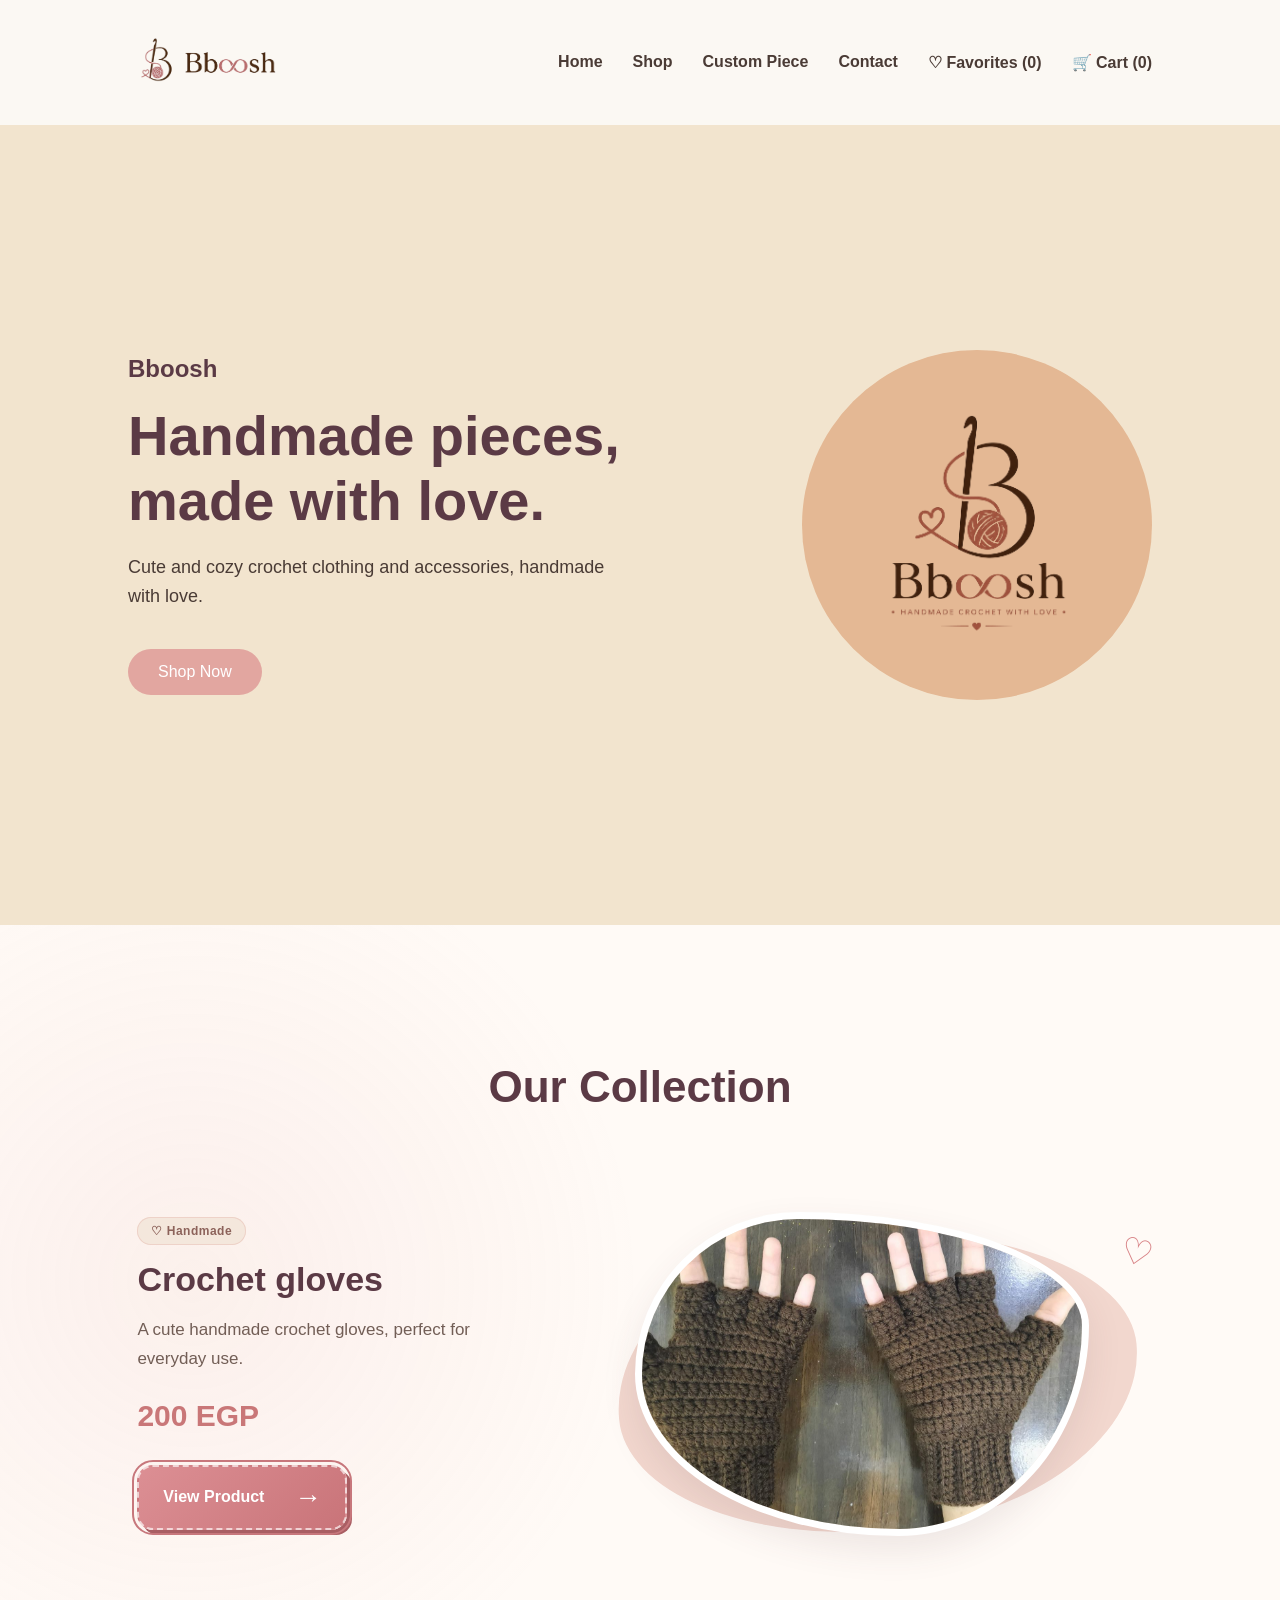
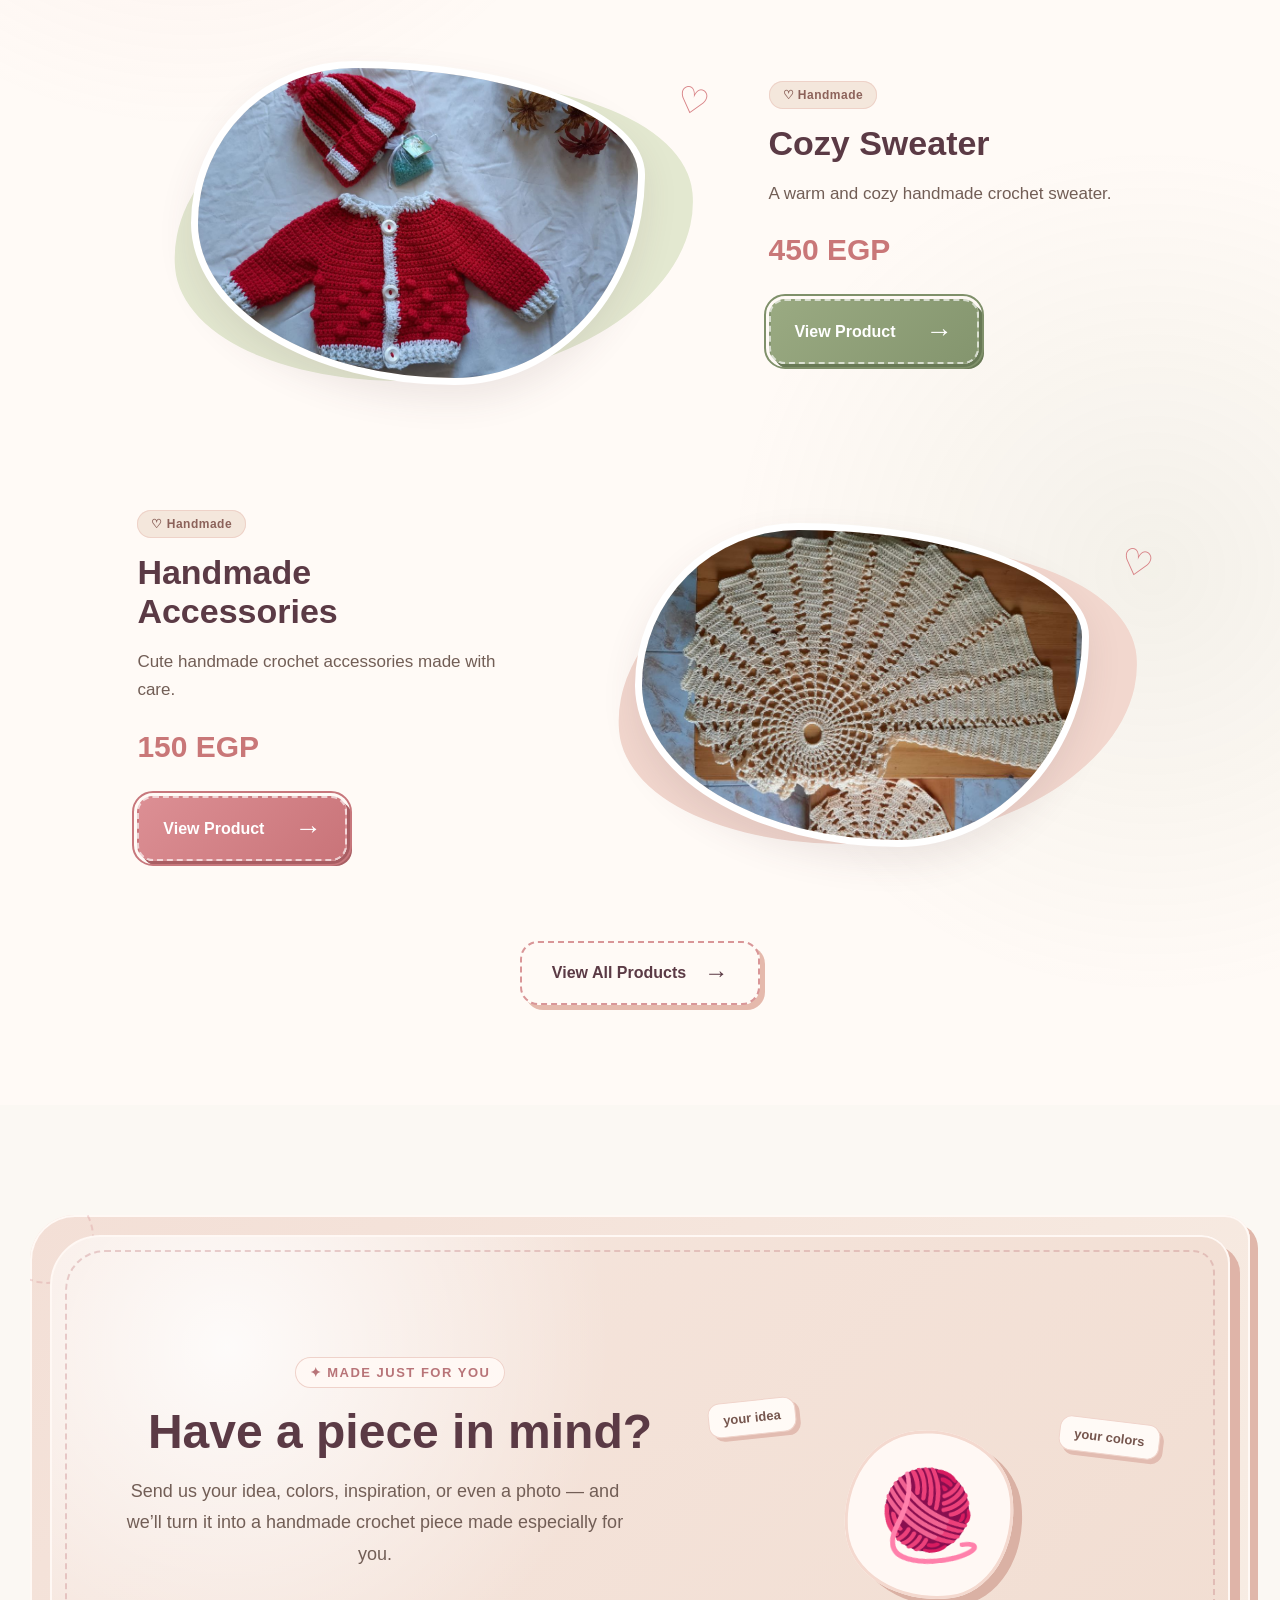
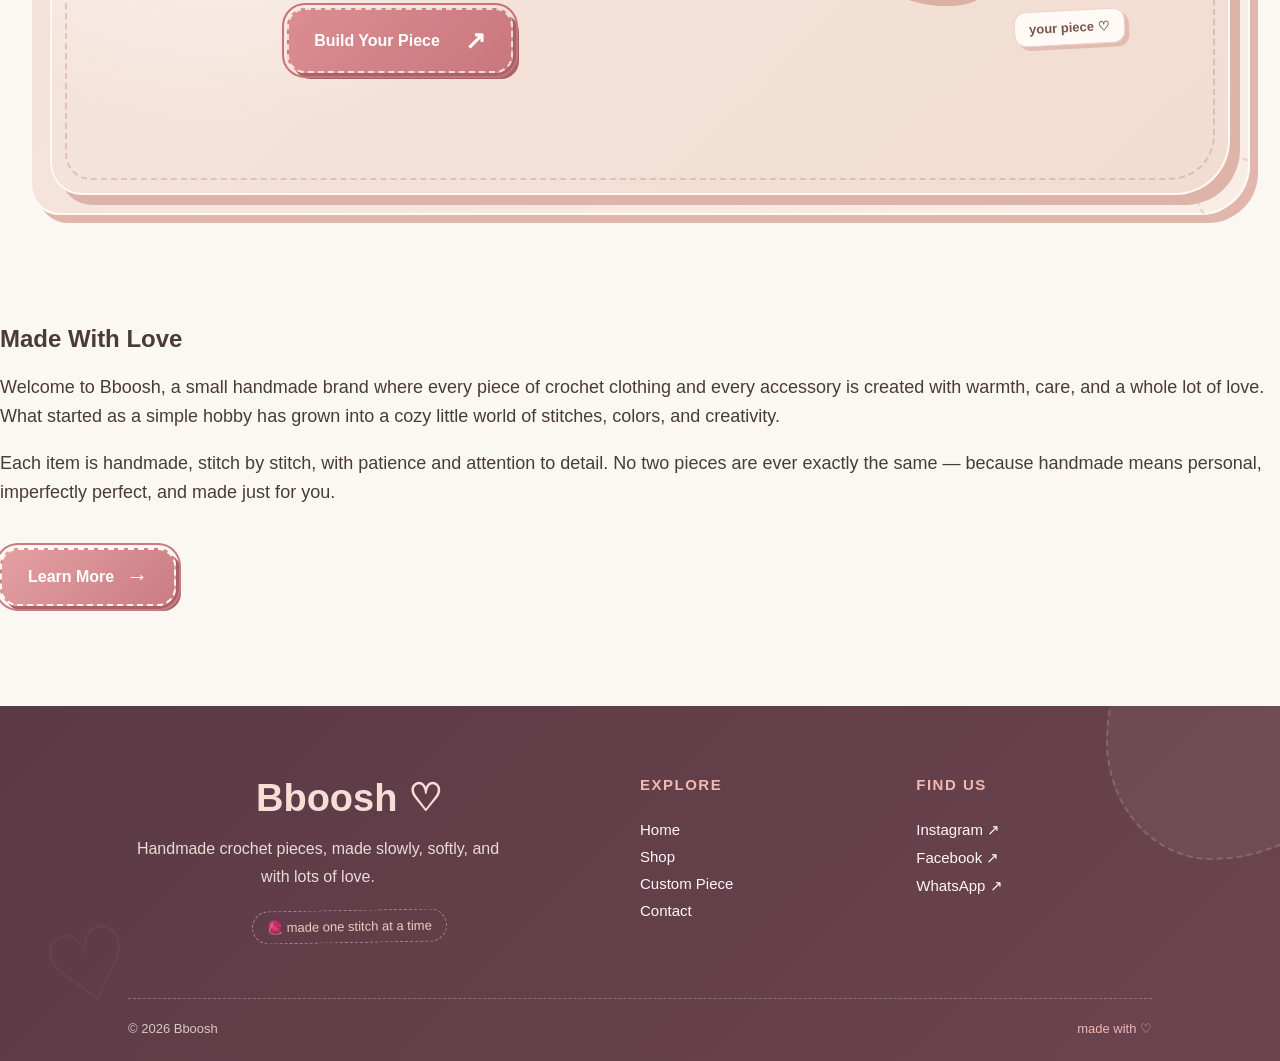
<file: index.html>
<!DOCTYPE html>
<html>

<head>
    <title>Bboosh</title>
    <link rel="stylesheet" href="style.css">
   <head>
    <meta charset="UTF-8">

    <meta
        name="viewport"
        content="width=device-width, initial-scale=1.0"
    >

    <title>Bboosh</title>

    <link rel="stylesheet" href="style.css">
</head>

<body>
  <nav class="navbar">
    <div class="nav-container">

        <a href="index.html" class="logo">
            <img src="images/bboosh-logo.png" alt="Bboosh Logo">
        </a>

        <button
            class="hamburger"
            onclick="toggleMenu()"
        >
            ☰
        </button>

        <ul class="nav-links" id="navLinks">

            <li>
                <a href="index.html">
                    Home
                </a>
            </li>

            <li>
                <a href="shop.html">
                    Shop
                </a>
            </li>

            <li>
                <a href="custom-order.html">
                    Custom Piece
                </a>
            </li>

            <li>
                <a href="contact.html">
                    Contact
                </a>
            </li>

            <li>
                <a href="wishlist.html">
                    ♡ Favorites
                    (<span id="favoriteCount">0</span>)
                </a>
            </li>

            <li>
                <a href="cart.html">
                    🛒 Cart
                    (<span id="cartCount">0</span>)
                </a>
            </li>

        </ul>

    </div>
</nav>
    <section class="hero">

        <div class="hero-text">

            <div class="brand">Bboosh</div>

            <h1>
                Handmade pieces,
                made with love.
            </h1>

            <p>
                Cute and cozy crochet clothing
                and accessories, handmade with love.
            </p>

            <a href="#" class="shop-btn">
                Shop Now
            </a>

        </div>

       <div class="hero-image">
    <img class="hero-logo" src="images/hero-logo.png" alt="Bboosh">
</div>

    </section>
    <section class="products-section">
  <h2 class="section-title">Our Collection</h2>

  <div class="products-container" id="productsContainer">
  </div>
  <div class="view-all-wrapper">
    <a href="shop.html" class="view-all-btn">
        View All Products
        <span>→</span>
    </a>
</div>
</section>
<section class="custom-order-section">

    <div class="custom-order-orbit orbit-one"></div>
    <div class="custom-order-orbit orbit-two"></div>

    <div class="custom-order-card">

        <div class="custom-order-copy">

            <span class="custom-kicker">
                ✦ Made Just For You
            </span>

            <h2>
                Have a piece in mind?
            </h2>

            <p>
                Send us your idea, colors, inspiration,
                or even a photo — and we’ll turn it into
                a handmade crochet piece made especially for you.
            </p>

            <a href="custom-order.html" class="custom-order-btn">
                <span>Build Your Piece</span>
                <span class="custom-arrow">↗</span>
            </a>

        </div>

        <div class="custom-order-art">

            <div class="yarn-ball">
                🧶
            </div>

            <div class="floating-note note-one">
                your idea
            </div>

            <div class="floating-note note-two">
                your colors
            </div>

            <div class="floating-note note-three">
                your piece ♡
            </div>

        </div>

    </div>

</section>
<section class="about-section">
  <h2 class="section-title">Made With Love</h2>

  <p class="about-intro">
    Welcome to Bboosh, a small handmade brand where every piece of crochet clothing and every accessory is created with warmth, care, and a whole lot of love. What started as a simple hobby has grown into a cozy little world of stitches, colors, and creativity.
  </p>

  <p class="about-craft">
    Each item is handmade, stitch by stitch, with patience and attention to detail. No two pieces are ever exactly the same — because handmade means personal, imperfectly perfect, and made just for you.
  </p>

  <button class="learn-more-btn">Learn More</button>
</section>
<footer class="bboosh-footer">

    <div class="footer-top">

        <div class="footer-brand">
            <h2>Bboosh ♡</h2>

            <p>
                Handmade crochet pieces,
                made slowly, softly,
                and with lots of love.
            </p>

            <span class="footer-note">
                🧶 made one stitch at a time
            </span>
        </div>


        <div class="footer-links">
            <h3>Explore</h3>

            <a href="index.html">Home</a>
            <a href="shop.html">Shop</a>
            <a href="custom-order.html">Custom Piece</a>
            <a href="contact.html">Contact</a>
        </div>


        <div class="footer-socials">
            <h3>Find us</h3>

            <a
                href="https://www.instagram.com/sujoodbbosha?igsi=bWh5a3o1Z3ljc2N4"
                target="_blank"
            >
                Instagram ↗
            </a>

            <a
                href="https://www.facebook.com/sigood.bbosha"
                target="_blank"
            >
                Facebook ↗
            </a>

            <a
                href="https://wa.me/201503542454"
                target="_blank"
            >
                WhatsApp ↗
            </a>
        </div>

    </div>


    <div class="footer-bottom">

        <span>
            © 2026 Bboosh
        </span>

        <span class="footer-heart">
            made with ♡
        </span>

    </div>

</footer>
<script>
function toggleMenu() {
    document.getElementById("navLinks").classList.toggle("show");
}
</script>
<script src="products.js"></script>
<script src="script.js"></script>
<script src="common.js"></script>

</body>
</html>
</file>
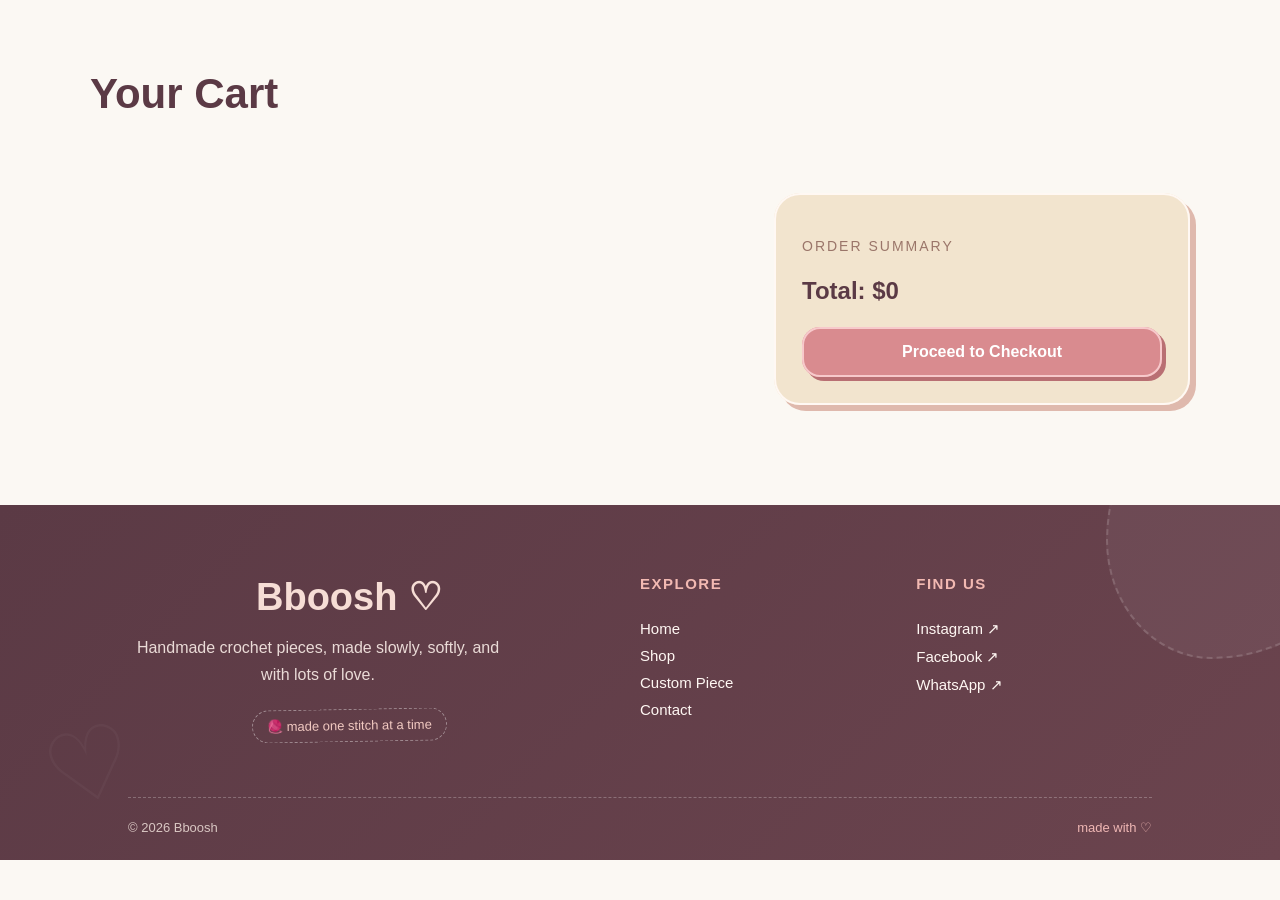
<file: cart.html>
<!DOCTYPE html>
<html>

<head>
    <meta charset="UTF-8">

    <meta
        name="viewport"
        content="width=device-width, initial-scale=1.0"
    >

    <title>Bboosh</title>

    <link rel="stylesheet" href="style.css">
</head>
<body>

    <section class="cart-page">

        <h1>Your Cart</h1>

        <div id="cartItems"></div>

       <div class="cart-summary">
    <p class="summary-label">Order Summary</p>

    <h2>
        Total: $<span id="cartTotal">0</span>
    </h2>

    <button class="checkout-btn" onclick="window.location.href='checkout.html'">
    Proceed to Checkout
</button>
</div>
    </section>

    <script src="cart.js"></script>
<footer class="bboosh-footer">

    <div class="footer-top">

        <div class="footer-brand">
            <h2>Bboosh ♡</h2>

            <p>
                Handmade crochet pieces,
                made slowly, softly,
                and with lots of love.
            </p>

            <span class="footer-note">
                🧶 made one stitch at a time
            </span>
        </div>


        <div class="footer-links">
            <h3>Explore</h3>

            <a href="index.html">Home</a>
            <a href="shop.html">Shop</a>
            <a href="custom-order.html">Custom Piece</a>
            <a href="contact.html">Contact</a>
        </div>


        <div class="footer-socials">
            <h3>Find us</h3>

            <a
                href="https://www.instagram.com/sujoodbbosha?igsi=bWh5a3o1Z3ljc2N4"
                target="_blank"
            >
                Instagram ↗
            </a>

            <a
                href="https://www.facebook.com/sigood.bbosha"
                target="_blank"
            >
                Facebook ↗
            </a>

            <a
                href="https://wa.me/201503542454"
                target="_blank"
            >
                WhatsApp ↗
            </a>
        </div>

    </div>


    <div class="footer-bottom">

        <span>
            © 2026 Bboosh
        </span>

        <span class="footer-heart">
            made with ♡
        </span>

    </div>

</footer>
<script src="common.js"></script>
</body>

</html>
</file>
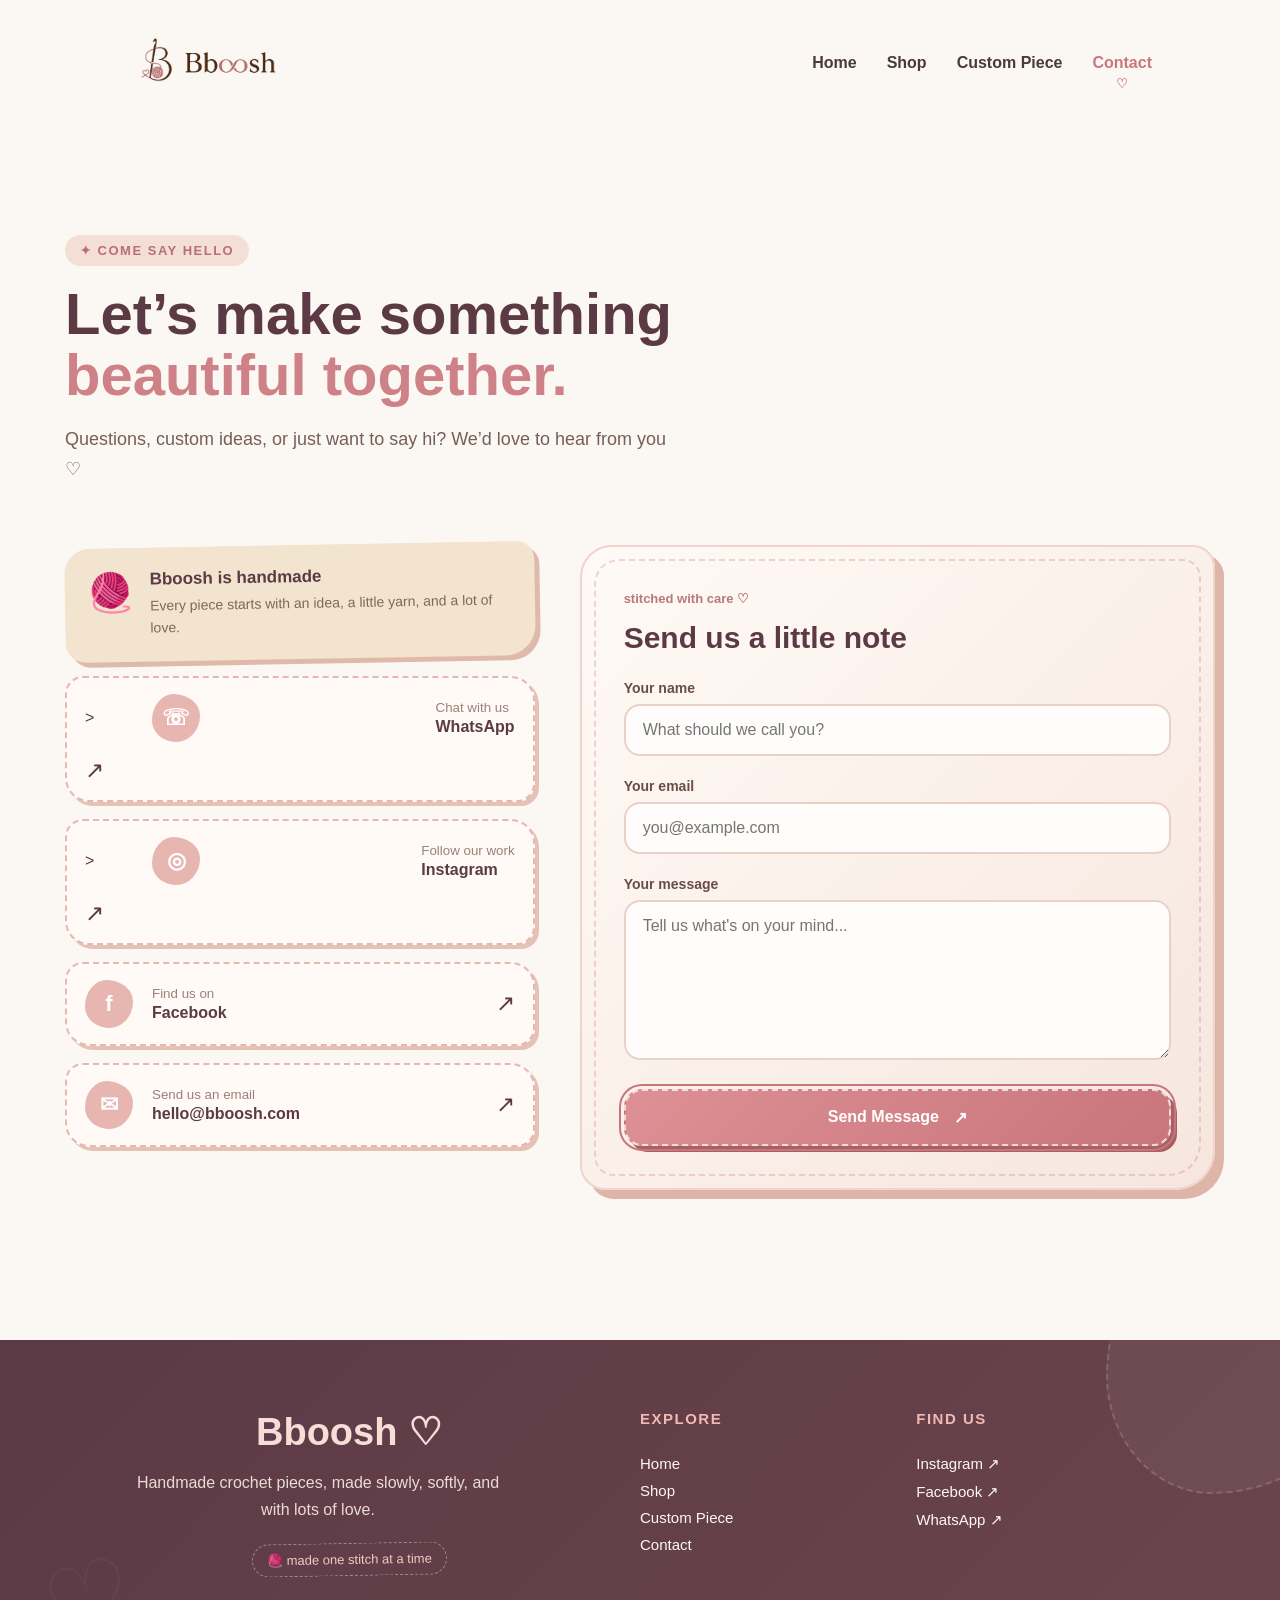
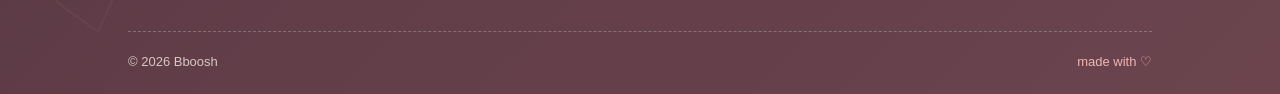
<file: contact.html>
<!DOCTYPE html>
<html>
<head>
    <meta charset="UTF-8">

    <meta
        name="viewport"
        content="width=device-width, initial-scale=1.0"
    >

    <title>Bboosh</title>

    <link rel="stylesheet" href="style.css">
</head>

<body>

<nav class="navbar">
    <div class="nav-container">

        <a href="index.html" class="logo">
            <img src="images/bboosh-logo.png" alt="Bboosh">
        </a>

        <ul class="nav-links">

            <li>
                <a href="index.html">Home</a>
            </li>

            <li>
                <a href="shop.html">Shop</a>
            </li>

            <li>
                <a href="custom-order.html">
                    Custom Piece
                </a>
            </li>

            <li>
                <a href="contact.html" class="active-link">
                    Contact
                </a>
            </li>

        </ul>

        <button class="hamburger">☰</button>

    </div>
</nav>


<section class="contact-page">

    <div class="contact-heading">

        <span class="contact-kicker">
            ✦ Come say hello
        </span>

        <h1>
            Let’s make something
            <span>beautiful together.</span>
        </h1>

        <p>
            Questions, custom ideas, or just want to say hi?
            We’d love to hear from you ♡
        </p>

    </div>


    <div class="contact-grid">

        <!-- LEFT SIDE -->

        <div class="contact-socials">

            <div class="contact-note">
                <span>🧶</span>

                <div>
                    <strong>Bboosh is handmade</strong>

                    <p>
                        Every piece starts with an idea,
                        a little yarn, and a lot of love.
                    </p>
                </div>
            </div>


            <a
    href="https://wa.me/201503542454"
    target="_blank"
    class="social-card"
>
            >
                <span class="social-icon">☏</span>

                <div>
                    <small>Chat with us</small>
                    <strong>WhatsApp</strong>
                </div>

                <span class="social-arrow">↗</span>
            </a>


            <a
    href="https://www.instagram.com/sujoodbbosha?igsi=bWh5a3o1Z3ljc2N4"
    target="_blank"
    class="social-card"
>
            >
                <span class="social-icon">◎</span>

                <div>
                    <small>Follow our work</small>
                    <strong>Instagram</strong>
                </div>

                <span class="social-arrow">↗</span>
            </a>


            <a
    href="https://www.facebook.com/sigood.bbosha"
    target="_blank"
    class="social-card"
>
                <span class="social-icon">f</span>

                <div>
                    <small>Find us on</small>
                    <strong>Facebook</strong>
                </div>

                <span class="social-arrow">↗</span>
            </a>


            <a
                href="mailto:hello@bboosh.com"
                class="social-card"
            >
                <span class="social-icon">✉</span>

                <div>
                    <small>Send us an email</small>
                    <strong>hello@bboosh.com</strong>
                </div>

                <span class="social-arrow">↗</span>
            </a>

        </div>


        <!-- RIGHT SIDE -->

        <div class="contact-form-card">

            <span class="form-stitch">
                stitched with care ♡
            </span>

            <h2>Send us a little note</h2>

            <div class="contact-field">
                <label>Your name</label>

                <input
                    type="text"
                    id="contactName"
                    placeholder="What should we call you?"
                >
            </div>


            <div class="contact-field">
                <label>Your email</label>

                <input
                    type="email"
                    id="contactEmail"
                    placeholder="you@example.com"
                >
            </div>


            <div class="contact-field">
                <label>Your message</label>

                <textarea
                    id="contactMessage"
                    placeholder="Tell us what's on your mind..."
                ></textarea>
            </div>


            <button
                type="button"
                class="contact-send-btn"
                id="contactSendBtn"
            >
                Send Message
                <span>↗</span>
            </button>

        </div>

    </div>

</section>


<script src="contact.js"></script>
<footer class="bboosh-footer">

    <div class="footer-top">

        <div class="footer-brand">
            <h2>Bboosh ♡</h2>

            <p>
                Handmade crochet pieces,
                made slowly, softly,
                and with lots of love.
            </p>

            <span class="footer-note">
                🧶 made one stitch at a time
            </span>
        </div>


        <div class="footer-links">
            <h3>Explore</h3>

            <a href="index.html">Home</a>
            <a href="shop.html">Shop</a>
            <a href="custom-order.html">Custom Piece</a>
            <a href="contact.html">Contact</a>
        </div>


        <div class="footer-socials">
            <h3>Find us</h3>

            <a
                href="https://www.instagram.com/sujoodbbosha?igsi=bWh5a3o1Z3ljc2N4"
                target="_blank"
            >
                Instagram ↗
            </a>

            <a
                href="https://www.facebook.com/sigood.bbosha"
                target="_blank"
            >
                Facebook ↗
            </a>

            <a
                href="https://wa.me/201503542454"
                target="_blank"
            >
                WhatsApp ↗
            </a>
        </div>

    </div>


    <div class="footer-bottom">

        <span>
            © 2026 Bboosh
        </span>

        <span class="footer-heart">
            made with ♡
        </span>

    </div>

</footer>
<script src="common.js"></script>
</body>

</html>
</file>
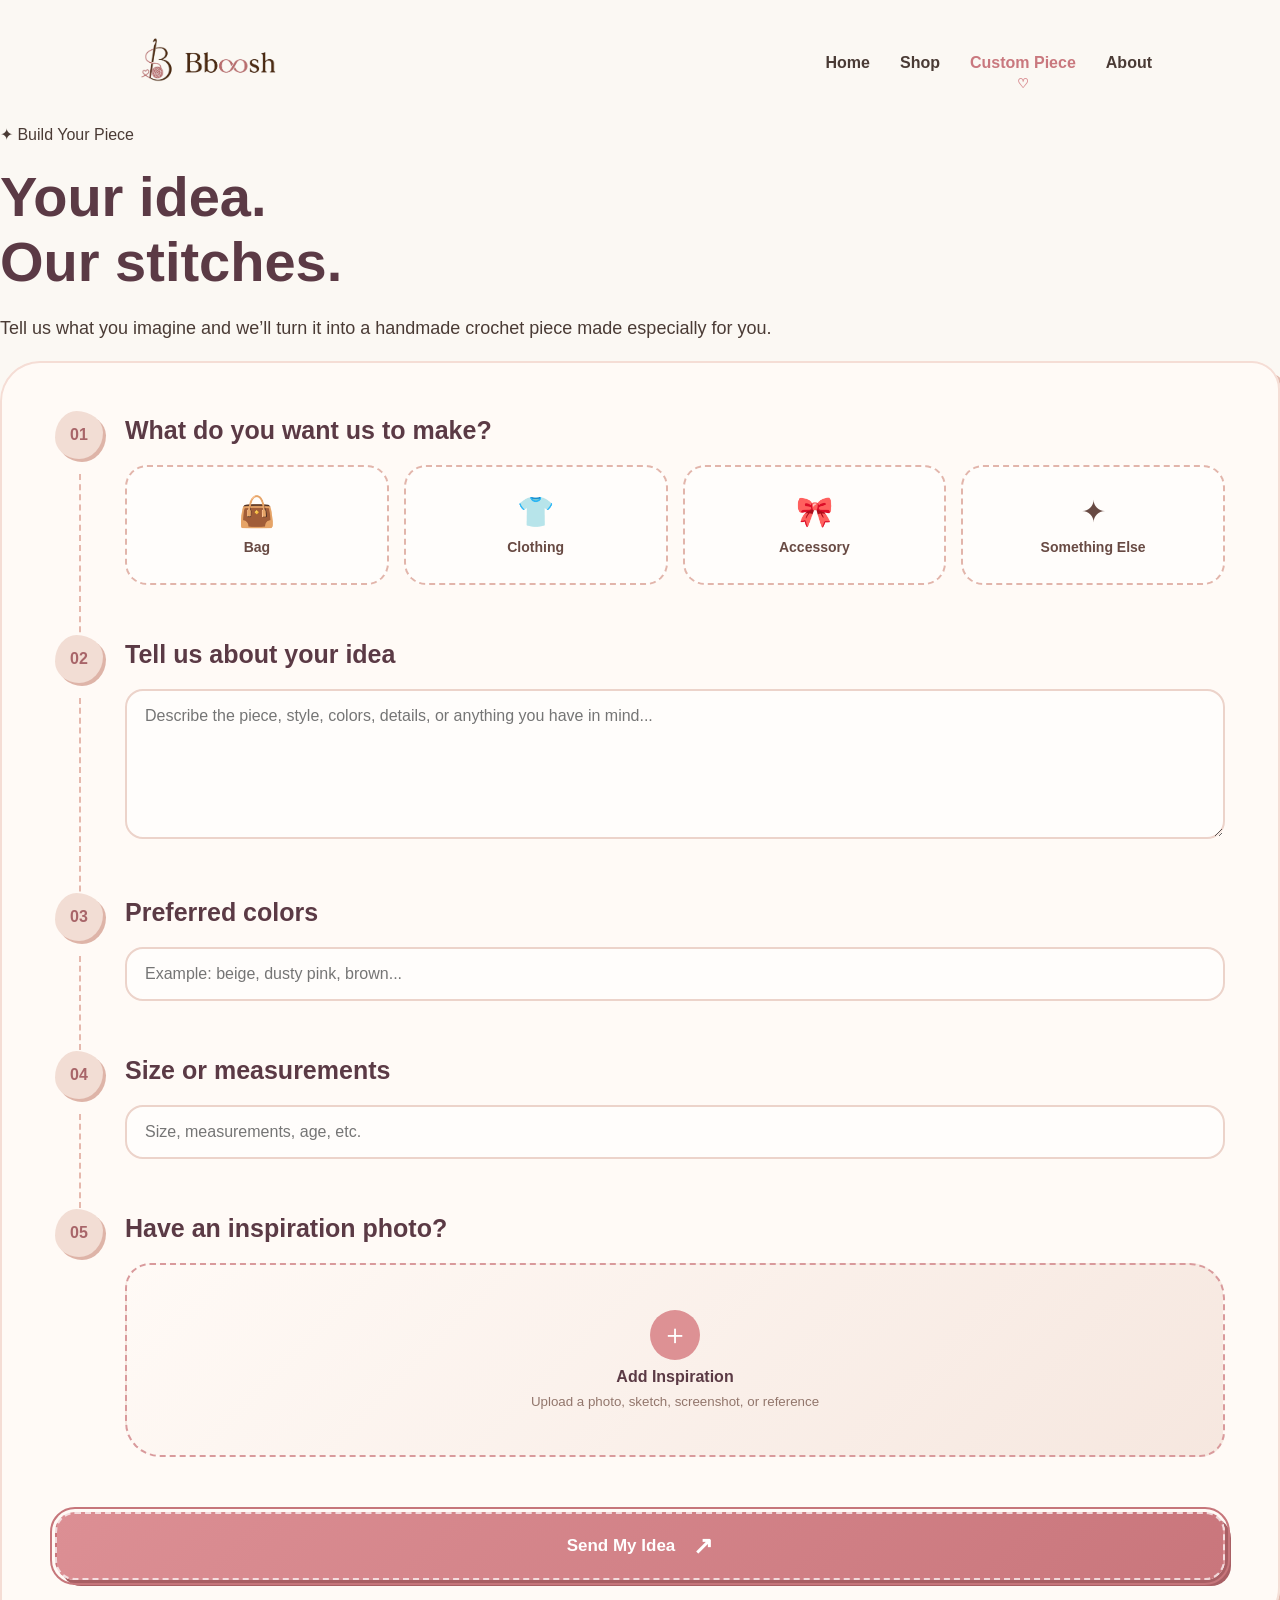
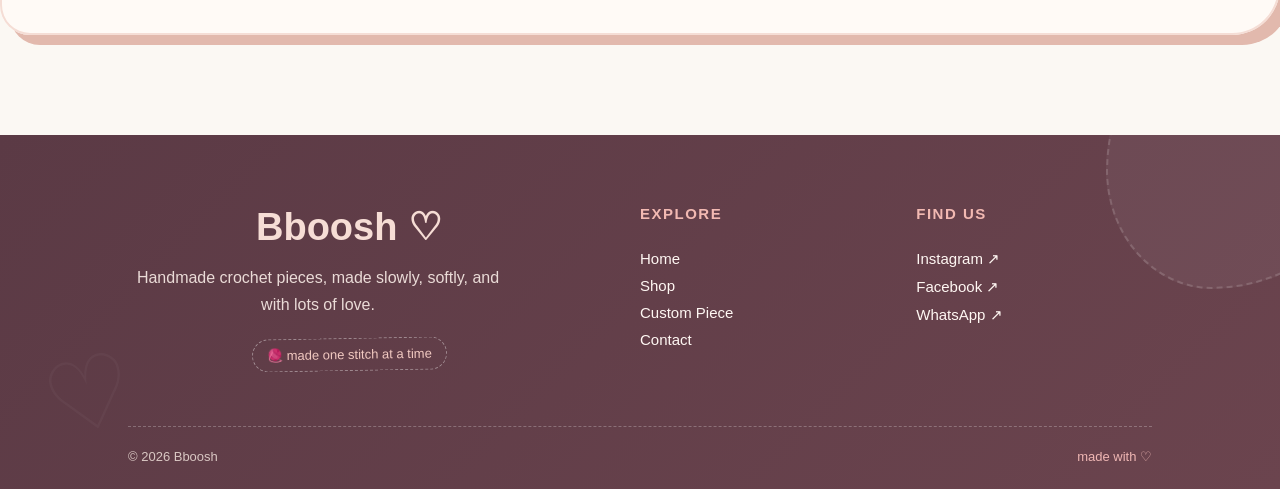
<file: custom-order.html>
<!DOCTYPE html>
<html>

<head>
    <meta charset="UTF-8">

    <meta
        name="viewport"
        content="width=device-width, initial-scale=1.0"
    >

    <title>Bboosh</title>

    <link rel="stylesheet" href="style.css">
</head>
<nav class="navbar">
    <div class="nav-container">

        <a href="index.html" class="logo">
            <img src="images/bboosh-logo.png" alt="Bboosh">
        </a>

        <ul class="nav-links">
            <li><a href="index.html">Home</a></li>
            <li><a href="shop.html">Shop</a></li>
            <li>
                <a href="custom-order.html" class="active-link">
                    Custom Piece
                </a>
            </li>
            <li><a href="index.html#about">About</a></li>
        </ul>

        <button class="hamburger">☰</button>

    </div>
</nav>
<body>

    <section class="custom-builder">

        <div class="builder-header">
            <span class="builder-kicker">✦ Build Your Piece</span>

            <h1>
                Your idea.<br>
                Our stitches.
            </h1>

            <p>
                Tell us what you imagine and we’ll turn it into a handmade crochet piece made especially for you.
            </p>
        </div>


        <div class="builder-card">

            <div class="builder-step">
                <span class="step-number">01</span>

                <h2>What do you want us to make?</h2>

                <div class="piece-options">

                    <button type="button" class="piece-option">
                        👜
                        <span>Bag</span>
                    </button>

                    <button type="button" class="piece-option">
                        👕
                        <span>Clothing</span>
                    </button>

                    <button type="button" class="piece-option">
                        🎀
                        <span>Accessory</span>
                    </button>

                    <button type="button" class="piece-option">
                        ✦
                        <span>Something Else</span>
                    </button>

                </div>
            </div>


            <div class="builder-step">
                <span class="step-number">02</span>

                <h2>Tell us about your idea</h2>

                <textarea
                    id="customIdea"
                    placeholder="Describe the piece, style, colors, details, or anything you have in mind..."
                ></textarea>
            </div>


            <div class="builder-step">
                <span class="step-number">03</span>

                <h2>Preferred colors</h2>

                <input
                    type="text"
                    id="customColors"
                    placeholder="Example: beige, dusty pink, brown..."
                >
            </div>


            <div class="builder-step">
                <span class="step-number">04</span>

                <h2>Size or measurements</h2>

                <input
                    type="text"
                    id="customSize"
                    placeholder="Size, measurements, age, etc."
                >
            </div>


            <div class="builder-step inspiration-step">
                <span class="step-number">05</span>

                <h2>Have an inspiration photo?</h2>

                <label class="upload-box" id="uploadBox">

    <input
        type="file"
        id="customImage"
        accept="image/*"
    >

    <div class="upload-placeholder" id="uploadPlaceholder">

        <span class="upload-icon">＋</span>

        <strong>Add Inspiration</strong>

        <small>
            Upload a photo, sketch, screenshot, or reference
        </small>

    </div>

    <div class="image-preview-container" id="imagePreviewContainer">

        <img id="imagePreview" alt="Your inspiration">

        <span class="change-image">
            ✦ Change inspiration
        </span>

    </div>

</label>
            </div>


            <button class="send-custom-order-btn" type="button">
                Send My Idea
                <span>↗</span>
            </button>

        </div>

    </section>
<script src="custom-order.js"></script>
<footer class="bboosh-footer">

    <div class="footer-top">

        <div class="footer-brand">
            <h2>Bboosh ♡</h2>

            <p>
                Handmade crochet pieces,
                made slowly, softly,
                and with lots of love.
            </p>

            <span class="footer-note">
                🧶 made one stitch at a time
            </span>
        </div>


        <div class="footer-links">
            <h3>Explore</h3>

            <a href="index.html">Home</a>
            <a href="shop.html">Shop</a>
            <a href="custom-order.html">Custom Piece</a>
            <a href="contact.html">Contact</a>
        </div>


        <div class="footer-socials">
            <h3>Find us</h3>

            <a
                href="https://www.instagram.com/sujoodbbosha?igsi=bWh5a3o1Z3ljc2N4"
                target="_blank"
            >
                Instagram ↗
            </a>

            <a
                href="https://www.facebook.com/sigood.bbosha"
                target="_blank"
            >
                Facebook ↗
            </a>

            <a
                href="https://wa.me/201503542454"
                target="_blank"
            >
                WhatsApp ↗
            </a>
        </div>

    </div>


    <div class="footer-bottom">

        <span>
            © 2026 Bboosh
        </span>

        <span class="footer-heart">
            made with ♡
        </span>

    </div>

</footer>
<script src="common.js"></script>
</body>

</html>
</file>
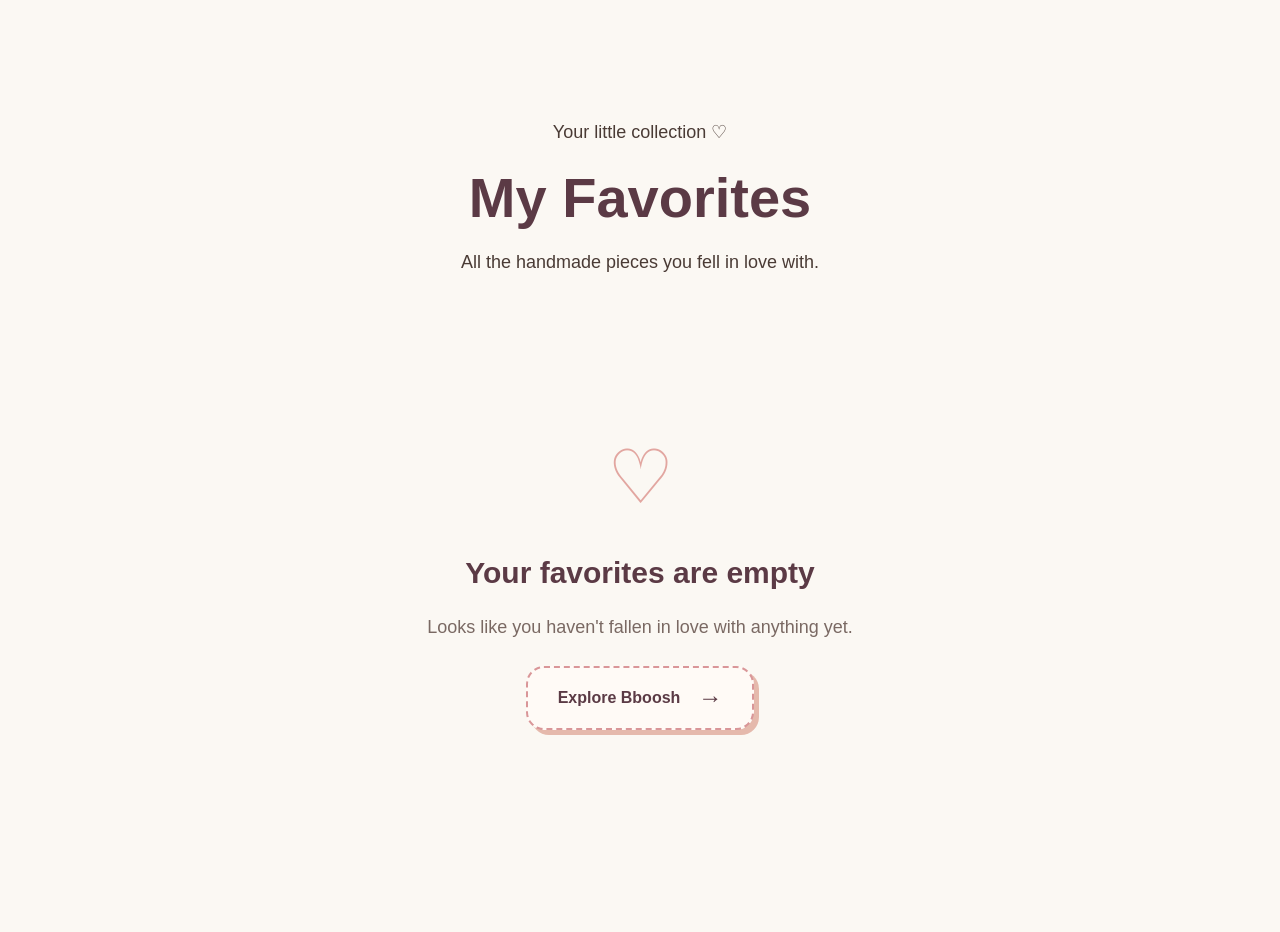
<file: wishlist.html>
<!DOCTYPE html>
<html>
<head>
    <meta charset="UTF-8">

    <meta
        name="viewport"
        content="width=device-width, initial-scale=1.0"
    >

    <title>Favorites - Bboosh</title>

    <link rel="stylesheet" href="style.css">
</head>

<body>

    <section class="wishlist-page">

        <div class="wishlist-header">

            <p class="shop-eyebrow">
                Your little collection ♡
            </p>

            <h1>My Favorites</h1>

            <p>
                All the handmade pieces you fell in love with.
            </p>

        </div>


        <div
            class="products-container"
            id="wishlistContainer"
        ></div>


        <div
            class="empty-wishlist"
            id="emptyWishlist"
        >
            <span>♡</span>

            <h2>Your favorites are empty</h2>

            <p>
                Looks like you haven't fallen in love with anything yet.
            </p>

            <a href="shop.html" class="view-all-btn">
                Explore Bboosh
                <span>→</span>
            </a>

        </div>

    </section>

<script src="products.js"></script>
<script src="wishlist.js"></script>
<script src="common.js"></script>

</body>
</html>
</file>
<file: style.css>
body {
    margin: 0;
    font-family: Arial, sans-serif;
    background-color: #fbf8f3;
    color: #4a3b35;
}

.hero {
    min-height: 80vh;
    display: flex;
    align-items: center;
    justify-content: space-between;
    padding: 40px 10%;
    background-color: #f2e4ce;
}

.hero-text {
    max-width: 500px;
}

.brand {
    font-size: 24px;
    font-weight: bold;
    color: #5b3a45;
}

h1 {
    font-size: 56px;
    color: #5b3a45;
    margin: 20px 0;
}

p {
    font-size: 18px;
    line-height: 1.6;
}
.product-image-placeholder {
    width: 100%;
    height: 320px;
    background-color: #f2e4ce;
    border-radius: 18px;
    overflow: hidden;
    margin-bottom: 20px;
}

.product-image-placeholder img {
    width: 100%;
    height: 100%;
    object-fit: cover;
    object-position: center;
    display: block;
}
.shop-btn {
    display: inline-block;
    margin-top: 20px;
    padding: 14px 30px;
    background-color: #e2a6a0;
    color: white;
    text-decoration: none;
    border-radius: 30px;
}

.hero-image {
    width: 350px;
    height: 350px;
    border-radius: 50%;
    background-color: #e4b894;
    overflow: hidden;

    display: flex;
    align-items: center;
    justify-content: center;
}

.hero-image img {
    width: 85%;
    height: 85%;
    object-fit: contain;
    display: block;
    mix-blend-mode: multiply;
}
.navbar {
    background-color: #fbf8f3;
    padding: 20px 10%;
}

.nav-container {
    display: flex;
    align-items: center;
    justify-content: space-between;
}

.logo {
    font-size: 28px;
    font-weight: bold;
    color: #5b3a45;
    text-decoration: none;
}
.logo img {
    height: 85px;
    width: auto;
    display: block;
}
.nav-links {
    display: flex;
    gap: 30px;
    list-style: none;
    margin: 0;
    padding: 0;
}

.nav-links a {
    color: #4a3b35;
    text-decoration: none;
    font-weight: bold;
}

.hamburger {
    display: none;
}

@media (max-width: 768px) {

    .hamburger {
        display: block;
        border: none;
        background: none;
        font-size: 30px;
        color: #5b3a45;
        cursor: pointer;
    }

    .nav-container {
        position: relative;
    }

    .nav-links {
        display: none;
        position: absolute;
        right: 0;
        top: 60px;
        flex-direction: column;
        gap: 15px;
        padding: 20px;
        width: 180px;
        background-color: #fbf8f3;
        border-radius: 15px;
        z-index: 100;
    }

    .nav-links.show {
        display: flex;
    }
}
footer {
    background-color: #5b3a45;
    color: white;
    text-align: center;
    padding: 50px 20px;
}

footer h2 {
    font-size: 32px;
    margin-bottom: 25px;
}

footer nav {
    display: flex;
    justify-content: center;
    gap: 25px;
    margin-bottom: 25px;
}

footer nav a {
    color: white;
    text-decoration: none;
    font-weight: bold;
}

footer nav a:hover {
    color: #e2a6a0;
}

footer p {
    margin: 10px 0;
}
/* =================================
   BBOOSH PRODUCTS
================================= */

.products-section {
    position: relative;

    padding: 100px 8%;

    background:
        radial-gradient(
            circle at 15% 20%,
            rgba(226, 166, 160, 0.12),
            transparent 25%
        ),
        radial-gradient(
            circle at 90% 70%,
            rgba(143, 163, 119, 0.10),
            transparent 25%
        ),
        #fffaf6;

    overflow: hidden;
}


/* Section title */

.products-section .section-title {
    text-align: center;

    font-size: 44px;
    color: #5b3a45;

    margin-bottom: 75px;
}


/* Product list */

.products-container {
    max-width: 1150px;

    margin: 0 auto;

    display: flex;
    flex-direction: column;

    gap: 75px;
}


/* Product row */

.product-card {
    position: relative;

    display: grid;

    grid-template-columns:
        minmax(280px, 0.8fr)
        minmax(380px, 1.2fr);

    align-items: center;

    gap: 70px;

    padding: 25px 35px;

    background: transparent;

    border-radius: 35px;
}


/* Alternate product layout */

.product-card:nth-child(even) {
    grid-template-columns:
        minmax(380px, 1.2fr)
        minmax(280px, 0.8fr);
}

.product-card:nth-child(even) .product-info {
    order: 2;
}

.product-card:nth-child(even) .product-image-wrap {
    order: 1;
}


/* PRODUCT INFO */

.product-info {
    position: relative;
    z-index: 2;
}


/* Handmade badge */

.product-badge {
    display: inline-block;

    margin-bottom: 15px;

    padding: 7px 14px;

    background-color: #f4e7dc;

    color: #8c625a;

    border-radius: 999px;

    font-size: 12px;
    font-weight: bold;

    letter-spacing: 0.5px;

    box-shadow:
        inset 0 0 0 1px #eed2c8;
}


/* Product name */

.product-name {
    color: #5b3a45;

    font-size: 34px;

    margin: 0 0 14px;
}


/* Description */

.product-description {
    max-width: 380px;

    color: #725e56;

    font-size: 17px;

    line-height: 1.7;

    margin-bottom: 18px;
}


/* Price */

.product-price {
    font-size: 30px;

    color: #c97778;

    font-weight: bold;

    margin: 0 0 25px;
}


/* VIEW PRODUCT */

.view-product-btn {
    position: relative;

    display: inline-flex;

    align-items: center;
    justify-content: center;

    gap: 30px;

    min-width: 210px;

    padding: 15px 22px;

    border: 2px dashed rgba(255, 255, 255, 0.65);

    outline: 2px solid #c7777c;

    outline-offset: 3px;

    border-radius: 16px;

    background:
        linear-gradient(
            135deg,
            #dc8f94,
            #c97479
        );

    color: white;

    font-size: 16px;

    font-weight: bold;

    cursor: pointer;

    box-shadow:
        5px 5px 0 #a95e63;

    transition:
        transform 0.2s ease,
        box-shadow 0.2s ease;
}


.view-product-btn:hover {
    transform:
        translateY(-4px)
        rotate(-1deg);

    box-shadow:
        8px 8px 0 #a95e63;
}


.view-product-btn:active {
    transform: translateY(2px);

    box-shadow:
        2px 2px 0 #a95e63;
}


/* Arrow */

.button-arrow {
    font-size: 27px;

    transition: transform 0.2s ease;
}


.view-product-btn:hover .button-arrow {
    transform: translateX(7px);
}


/* IMAGE AREA */

.product-image-wrap {
    position: relative;

    display: flex;

    align-items: center;
    justify-content: center;
}


/* Background blob */

.product-image-wrap::before {
    content: "";

    position: absolute;

    width: 93%;
    height: 92%;

    background-color: #f2d7ce;

    border-radius:
        45% 55% 50% 50%
        / 55% 45% 55% 45%;

    transform:
        rotate(-5deg)
        translate(15px, 10px);

    z-index: 0;
}


/* Image container */

.product-image-blob {
    position: relative;

    z-index: 1;

    width: 440px;
    height: 310px;

    border-radius:
        36% 64% 42% 58%
        / 50% 35% 65% 50%;

    overflow: hidden;

    background-color: #f5e7dc;

    border: 7px solid white;

    box-shadow:
        0 15px 35px
        rgba(91, 58, 69, 0.10);
}


/* Image */

.product-image-blob img {
    width: 100%;
    height: 100%;

    object-fit: cover;

    display: block;
}


/* Little heart doodle */

.product-doodle {
    position: absolute;

    right: -10px;
    top: 20px;

    z-index: 5;

    color: #d77f83;

    font-size: 36px;

    transform: rotate(15deg);
}
.product-card:nth-child(even)
.product-image-wrap::before {
    background-color: #e3e8d0;
}

.product-card:nth-child(even)
.view-product-btn {
    background:
        linear-gradient(
            135deg,
            #9aaa82,
            #84956e
        );

    outline-color: #7f906a;

    box-shadow:
        5px 5px 0 #687955;
}

.product-card:nth-child(even)
.view-product-btn:hover {
    box-shadow:
        8px 8px 0 #687955;
}

/* Product information */

.product-page-info {
    max-width: 450px;
}

.product-page-info h1 {
    font-size: 45px;
    color: #5b3a45;
    margin-bottom: 20px;
}

#productDescription {
    font-size: 18px;
    line-height: 1.7;
    margin-bottom: 25px;
}

#productPrice {
    font-size: 28px;
    font-weight: bold;
    color: #5b3a45;
    margin-bottom: 30px;
}

/* Add to cart button */

.add-cart-btn {
    border: none;
    background-color: #e2a6a0;
    color: white;

    padding: 15px 35px;
    border-radius: 30px;

    font-size: 17px;
    font-weight: bold;
    cursor: pointer;

    transition: 0.2s;
}

.add-cart-btn:hover {
    background-color: #cf8b85;
    transform: translateY(-2px);
}
.quantity-controls {
    display: flex;
    align-items: center;
    gap: 12px;
    margin: 15px 0;
}

.quantity-controls button {
    width: 42px;
    height: 42px;

    border: none;
    border-radius: 14px;

    background-color: #f2e4ce;
    color: #5b3a45;

    font-size: 22px;
    font-weight: bold;

    cursor: pointer;

    box-shadow:
        3px 3px 0 #d7b8a6,
        inset 0 0 0 2px #fff8f2;

    transition: 0.2s ease;
}

.quantity-controls button:hover {
    transform: translateY(-3px) rotate(-2deg);

    background-color: #e2a6a0;
    color: white;

    box-shadow:
        5px 5px 0 #c88f89,
        inset 0 0 0 2px #fff8f2;
}

.quantity-controls button:active {
    transform: translateY(1px);
    box-shadow:
        1px 1px 0 #c88f89;
}

.quantity-controls span {
    min-width: 38px;
    text-align: center;

    font-size: 18px;
    font-weight: bold;

    background-color: #fffaf5;
    color: #5b3a45;

    padding: 8px 12px;
    border-radius: 12px;

    border: 2px dashed #e2a6a0;
}

.remove-btn {
    border: none;

    background-color: transparent;
    color: #b65f62;

    font-size: 14px;
    font-weight: bold;

    padding: 8px 14px;

    border-radius: 999px;

    border: 2px dashed #d98b8f;

    cursor: pointer;

    transition: 0.2s ease;
}

.remove-btn:hover {
    background-color: #d98b8f;
    color: white;

    transform: rotate(-2deg) scale(1.04);
}
.cart-page {
    max-width: 1100px;
    margin: 70px auto;
    padding: 0 25px;
}

.cart-page > h1 {
    color: #5b3a45;
    font-size: 42px;
    margin-bottom: 40px;
}

#cartItems {
    display: flex;
    flex-direction: column;
    gap: 22px;
}

.cart-item {
    display: flex;
    align-items: center;
    gap: 25px;

    background-color: #fffaf6;
    padding: 20px;

    border-radius: 24px;

    box-shadow:
        0 10px 30px rgba(91, 58, 69, 0.08),
        inset 0 0 0 2px #f4dfd6;
}

.cart-item img {
    width: 130px;
    height: 130px;

    object-fit: contain;

    background-color: #f5e7dc;

    border-radius: 20px;
    padding: 10px;
}

.cart-item-info {
    flex: 1;
}

.cart-item-info h3 {
    color: #5b3a45;
    font-size: 24px;
    margin-bottom: 8px;
}

.cart-item-info p {
    font-weight: bold;
    color: #7a5b50;
}

.cart-summary {
    margin-top: 35px;
    margin-left: auto;

    max-width: 360px;

    background-color: #f2e4ce;

    padding: 28px;

    border-radius: 26px;

    box-shadow:
        6px 6px 0 #dfb9ad,
        inset 0 0 0 2px #fff8f3;
}

.summary-label {
    font-size: 14px;
    text-transform: uppercase;
    letter-spacing: 2px;

    color: #9a7569;

    margin-bottom: 10px;
}

.cart-summary h2 {
    color: #5b3a45;
    margin-bottom: 22px;
}

.checkout-btn {
    width: 100%;

    border: none;
    border-radius: 18px;

    padding: 16px;

    background-color: #d98b8f;
    color: white;

    font-size: 16px;
    font-weight: bold;

    cursor: pointer;

    box-shadow:
        4px 4px 0 #b96f73,
        inset 0 0 0 2px #f7c9cb;

    transition: 0.2s ease;
}

.checkout-btn:hover {
    transform: translateY(-3px) rotate(-1deg);

    box-shadow:
        6px 6px 0 #b96f73,
        inset 0 0 0 2px #f7c9cb;
}

.checkout-btn:active {
    transform: translateY(1px);

    box-shadow:
        2px 2px 0 #b96f73;
}
.checkout-page {
    max-width: 760px;
    margin: 70px auto;
    padding: 0 25px;
}

.checkout-header {
    text-align: center;
    margin-bottom: 40px;
}

.checkout-eyebrow {
    color: #c47e82;
    font-weight: bold;
    letter-spacing: 1px;
}

.checkout-header h1 {
    color: #5b3a45;
    font-size: 42px;
    margin: 10px 0 15px;
}

.checkout-header p {
    color: #7a625a;
}

.checkout-form {
    background-color: #fffaf6;
    padding: 35px;
    border-radius: 28px;

    box-shadow:
        7px 7px 0 #e0b8ad,
        inset 0 0 0 2px #f5ddd5;
}

.form-group {
    margin-bottom: 22px;
}

.form-group label {
    display: block;
    margin-bottom: 8px;

    color: #5b3a45;
    font-weight: bold;
}

.form-group input,
.form-group textarea {
    width: 100%;
    box-sizing: border-box;

    padding: 14px 16px;

    border: 2px solid #ecd4ca;
    border-radius: 16px;

    background-color: #fffdfb;

    font: inherit;
    color: #4a3b35;

    outline: none;

    transition: 0.2s;
}

.form-group input:focus,
.form-group textarea:focus {
    border-color: #d98b8f;

    box-shadow:
        0 0 0 4px rgba(217, 139, 143, 0.15);

    transform: translateY(-1px);
}

.place-order-btn {
    width: 100%;

    border: none;
    padding: 17px;

    border-radius: 18px;

    background-color: #d98b8f;
    color: white;

    font-size: 17px;
    font-weight: bold;

    cursor: pointer;

    box-shadow:
        5px 5px 0 #b96f73,
        inset 0 0 0 2px #f8c7ca;

    transition: 0.2s;
}

.place-order-btn:hover {
    transform: translateY(-3px) rotate(-0.5deg);

    box-shadow:
        7px 7px 0 #b96f73,
        inset 0 0 0 2px #f8c7ca;
}
@media (max-width: 800px) {

    .products-section {
        padding: 70px 20px;
    }

    .products-section .section-title {
        font-size: 34px;
        margin-bottom: 50px;
    }

    .products-container {
        gap: 80px;
    }

    .product-card,
    .product-card:nth-child(even) {
        display: flex;

        flex-direction: column;

        gap: 35px;

        text-align: center;

        padding: 10px;
    }

    .product-card:nth-child(even)
    .product-info,
    .product-card:nth-child(even)
    .product-image-wrap {
        order: initial;
    }

    .product-description {
        margin-left: auto;
        margin-right: auto;
    }

    .product-image-blob {
        width: min(90vw, 400px);

        height: 280px;
    }

    .product-doodle {
        right: 5px;
    }
}
.learn-more-btn {
    display: inline-flex;
    align-items: center;
    gap: 12px;

    margin-top: 24px;
    padding: 14px 26px;

    border: 2px dashed #fff4ee;
    outline: 2px solid #c97d82;
    outline-offset: 3px;

    border-radius: 18px;

    background: linear-gradient(
        135deg,
        #e4a0a3,
        #c97d82
    );

    color: white;

    font-size: 16px;
    font-weight: bold;

    cursor: pointer;

    box-shadow:
        5px 5px 0 #a96368;

    transition:
        transform 0.2s ease,
        box-shadow 0.2s ease,
        background 0.2s ease;
}

.learn-more-btn::after {
    content: "→";
    font-size: 22px;
    transition: transform 0.2s ease;
}

.learn-more-btn:hover {
    transform: translateY(-4px) rotate(-1deg);

    box-shadow:
        8px 8px 0 #a96368;

    background: linear-gradient(
        135deg,
        #e8aaa9,
        #cf8589
    );
}

.learn-more-btn:hover::after {
    transform: translateX(6px);
}

.learn-more-btn:active {
    transform: translateY(1px);

    box-shadow:
        2px 2px 0 #a96368;
}
.view-all-wrapper {
    display: flex;
    justify-content: center;
    margin-top: 55px;
}

.view-all-btn {
    display: inline-flex;
    align-items: center;
    gap: 18px;

    padding: 16px 30px;

    text-decoration: none;

    color: #5b3a45;
    background-color: #fffaf6;

    border: 2px dashed #d99698;
    border-radius: 18px;

    font-size: 16px;
    font-weight: bold;

    box-shadow:
        5px 5px 0 #e5b9ac;

    transition: 0.2s ease;
}

.view-all-btn span {
    font-size: 24px;
    transition: transform 0.2s ease;
}

.view-all-btn:hover {
    transform: translateY(-4px) rotate(-1deg);

    background-color: #f5e3df;

    box-shadow:
        8px 8px 0 #ddb0a4;
}

.view-all-btn:hover span {
    transform: translateX(7px);
}
.custom-order-section {
    max-width: 1100px;
    margin: 100px auto;
    padding: 60px;

    position: relative;
    overflow: hidden;

    text-align: center;

    background:
        linear-gradient(
            135deg,
            #f3dfd6,
            #f8eee5
        );

    border-radius:
        45px 25px 50px 30px;

    box-shadow:
        8px 8px 0 #e0b7aa,
        inset 0 0 0 2px #fff9f5;
}

.custom-order-content {
    max-width: 700px;
    margin: auto;

    position: relative;
    z-index: 2;
}

.custom-order-label {
    display: inline-block;

    padding: 7px 15px;
    margin-bottom: 10px;

    border-radius: 999px;

    background-color: #fff8f4;

    color: #b47276;

    font-size: 13px;
    font-weight: bold;

    letter-spacing: 1.5px;
    text-transform: uppercase;
}

.custom-order-section h2 {
    margin: 12px 0;

    color: #5b3a45;

    font-size: 40px;
}

.custom-order-section p {
    color: #725d55;

    line-height: 1.7;
}

.custom-order-btn {
    display: inline-flex;
    align-items: center;
    gap: 14px;

    margin-top: 22px;
    padding: 15px 25px;

    border-radius: 18px;

    background-color: #d7898d;
    color: white;

    text-decoration: none;
    font-weight: bold;

    border: 2px dashed #ffe8e3;

    box-shadow:
        5px 5px 0 #af666a;

    transition: 0.2s ease;
}

.custom-order-btn:hover {
    transform:
        translateY(-4px)
        rotate(-1deg);

    box-shadow:
        8px 8px 0 #af666a;
}

.custom-order-decoration span:first-child {
    position: absolute;

    top: 25px;
    left: 45px;

    font-size: 55px;

    color: #d88b8f;

    transform: rotate(-15deg);
}

.custom-order-decoration span:last-child {
    position: absolute;

    bottom: 20px;
    right: 45px;

    font-size: 55px;

    opacity: 0.6;

    transform: rotate(12deg);
}
/* =========================
   CUSTOM ORDER HOME SECTION
========================= */

.custom-order-section {
    position: relative;
    max-width: 1180px;
    margin: 110px auto;
    padding: 20px;
}

.custom-order-card {
    position: relative;
    overflow: hidden;

    min-height: 430px;

    display: grid;
    grid-template-columns: 1.1fr 0.9fr;
    align-items: center;

    padding: 65px;

    background:
        radial-gradient(
            circle at 15% 20%,
            rgba(255,255,255,0.85),
            transparent 35%
        ),
        linear-gradient(
            135deg,
            #f6e6de,
            #f1ddd1
        );

    border-radius:
        50px 28px 55px 32px;

    box-shadow:
        10px 10px 0 #dfb4a8,
        inset 0 0 0 2px #fff8f4;
}

.custom-order-card::before {
    content: "";

    position: absolute;
    inset: 15px;

    border: 2px dashed rgba(196, 126, 130, 0.35);

    border-radius:
        40px 22px 45px 26px;

    pointer-events: none;
}

.custom-order-copy {
    position: relative;
    z-index: 3;
    max-width: 570px;
}

.custom-kicker {
    display: inline-flex;
    align-items: center;

    padding: 8px 15px;

    margin-bottom: 14px;

    background-color: #fff8f4;

    border-radius: 999px;

    color: #b87478;

    font-size: 13px;
    font-weight: bold;

    letter-spacing: 1.5px;
    text-transform: uppercase;

    box-shadow:
        inset 0 0 0 1px #efd2ca;
}

.custom-order-copy h2 {
    margin: 5px 0 18px;

    font-size: 48px;
    line-height: 1.05;

    color: #5b3a45;
}

.custom-order-copy p {
    max-width: 520px;

    color: #725e56;

    font-size: 18px;
    line-height: 1.75;
}

.custom-order-btn {
    display: inline-flex;
    align-items: center;

    gap: 25px;

    margin-top: 20px;
    padding: 16px 25px;

    text-decoration: none;

    background:
        linear-gradient(
            135deg,
            #db8e92,
            #c9777d
        );

    color: white;

    border-radius: 18px;

    border: 2px dashed rgba(255,255,255,0.7);

    outline: 2px solid #c67479;
    outline-offset: 3px;

    font-weight: bold;

    box-shadow:
        6px 6px 0 #aa6267;

    transition: 0.2s ease;
}

.custom-order-btn:hover {
    transform:
        translateY(-5px)
        rotate(-1deg);

    box-shadow:
        9px 9px 0 #aa6267;
}

.custom-arrow {
    font-size: 25px;

    transition: 0.2s ease;
}

.custom-order-btn:hover .custom-arrow {
    transform:
        translate(5px, -5px);
}


/* RIGHT ART */

.custom-order-art {
    position: relative;

    min-height: 300px;

    display: flex;
    align-items: center;
    justify-content: center;
}

.yarn-ball {
    width: 170px;
    height: 170px;

    display: flex;
    align-items: center;
    justify-content: center;

    border-radius:
        47% 53% 43% 57%
        / 55% 45% 55% 45%;

    background-color: #fff8f4;

    font-size: 88px;

    transform: rotate(-6deg);

    box-shadow:
        8px 8px 0 #dab1a4,
        inset 0 0 0 3px #f4d9cf;

    animation:
        yarnFloat 4s ease-in-out infinite;
}

@keyframes yarnFloat {

    0%,
    100% {
        transform:
            translateY(0)
            rotate(-6deg);
    }

    50% {
        transform:
            translateY(-10px)
            rotate(-2deg);
    }
}


/* Floating notes */

.floating-note {
    position: absolute;

    padding: 9px 14px;

    border-radius: 12px;

    background-color: #fffaf6;

    color: #76564e;

    font-size: 13px;
    font-weight: bold;

    box-shadow:
        4px 4px 0 #e2bcb1;

    border: 1px solid #f0d4cb;
}

.note-one {
    top: 35px;
    left: 15px;

    transform: rotate(-6deg);
}

.note-two {
    top: 55px;
    right: 5px;

    transform: rotate(7deg);
}

.note-three {
    bottom: 20px;
    right: 40px;

    transform: rotate(-3deg);
}


/* Decorative circles */

.custom-order-orbit {
    position: absolute;

    border-radius: 50%;

    border: 2px dashed
        rgba(213, 139, 143, 0.3);

    pointer-events: none;
}

.orbit-one {
    width: 90px;
    height: 90px;

    left: -30px;
    top: -25px;
}

.orbit-two {
    width: 70px;
    height: 70px;

    right: -20px;
    bottom: -15px;
}


/* MOBILE */

@media (max-width: 850px) {

    .custom-order-card {
        grid-template-columns: 1fr;

        gap: 45px;

        padding: 45px 25px;

        text-align: center;
    }

    .custom-order-copy {
        margin: auto;
    }

    .custom-order-copy h2 {
        font-size: 38px;
    }

    .custom-order-copy p {
        margin-left: auto;
        margin-right: auto;
    }

    .custom-order-btn {
        justify-content: center;
    }

    .custom-order-art {
        min-height: 250px;
    }

    .yarn-ball {
        width: 145px;
        height: 145px;

        font-size: 75px;
    }
}
/* =========================
/* MAIN CARD */

.builder-card {
    position: relative;

    padding: 55px;

    background-color: #fffaf6;

    border-radius:
        40px 28px 48px 30px;

    box-shadow:
        10px 10px 0 #e2b9ad,
        inset 0 0 0 2px #f5ddd5;
}


/* EACH STEP */

.builder-step {
    position: relative;

    margin-bottom: 55px;

    padding-left: 70px;
}

.builder-step:not(:last-of-type)::after {
    content: "";

    position: absolute;

    left: 24px;
    top: 58px;

    width: 2px;
    height: calc(100% + 30px);

    border-left: 2px dashed #e5b8ad;
}


/* STEP NUMBER */

.step-number {
    position: absolute;

    left: 0;
    top: -5px;

    width: 48px;
    height: 48px;

    display: flex;
    align-items: center;
    justify-content: center;

    background-color: #f2ddd4;

    color: #a86569;

    border-radius:
        45% 55% 50% 50%
        / 55% 45% 55% 45%;

    font-weight: bold;

    box-shadow:
        3px 3px 0 #deb4a8;
}

.builder-step h2 {
    margin: 0 0 20px;

    color: #5b3a45;

    font-size: 25px;
}


/* PIECE OPTIONS */

.piece-options {
    display: grid;

    grid-template-columns:
        repeat(4, 1fr);

    gap: 15px;
}

.piece-option {
    min-height: 120px;

    display: flex;
    flex-direction: column;

    align-items: center;
    justify-content: center;

    gap: 10px;

    border: 2px dashed #e2b5ab;

    border-radius: 22px;

    background-color: #fffdfb;

    color: #684a43;

    font-size: 30px;

    cursor: pointer;

    transition: 0.2s ease;
}

.piece-option span {
    font-size: 14px;
    font-weight: bold;
}

.piece-option:hover {
    transform:
        translateY(-5px)
        rotate(-1deg);

    background-color: #f5e4dc;

    box-shadow:
        5px 5px 0 #ddb2a7;
}


/* INPUTS */

.builder-step input[type="text"],
.builder-step textarea {
    width: 100%;
    box-sizing: border-box;

    padding: 16px 18px;

    border: 2px solid #ecd3ca;

    border-radius: 18px;

    background-color: #fffdfb;

    color: #4a3b35;

    font: inherit;

    outline: none;

    transition: 0.2s ease;
}

.builder-step textarea {
    min-height: 150px;
    resize: vertical;
}

.builder-step input:focus,
.builder-step textarea:focus {
    border-color: #d68a8e;

    box-shadow:
        0 0 0 5px
        rgba(214, 138, 142, 0.12);

    transform: translateY(-2px);
}


/* UPLOAD */

.upload-box {
    min-height: 190px;

    display: flex;
    flex-direction: column;

    align-items: center;
    justify-content: center;

    text-align: center;

    gap: 8px;

    border: 2px dashed #d99a9c;

    border-radius:
        25px 35px 25px 35px;

    background:
        linear-gradient(
            135deg,
            #fffaf6,
            #f6e7df
        );

    cursor: pointer;

    transition: 0.2s ease;
}

.upload-box input {
    display: none;
}

.upload-box:hover {
    transform:
        translateY(-5px)
        rotate(-0.5deg);

    box-shadow:
        7px 7px 0 #e0b7ab;
}

.upload-icon {
    width: 50px;
    height: 50px;

    display: flex;
    align-items: center;
    justify-content: center;

    border-radius: 50%;

    background-color: #dd9194;

    color: white;

    font-size: 28px;
}

.upload-box strong {
    color: #5b3a45;
}

.upload-box small {
    color: #92766c;
}


/* SEND BUTTON */

.send-custom-order-btn {
    width: 100%;

    display: flex;
    align-items: center;
    justify-content: center;

    gap: 18px;

    padding: 18px;

    border: 2px dashed rgba(255,255,255,0.7);

    outline: 2px solid #c6767b;
    outline-offset: 3px;

    border-radius: 20px;

    background:
        linear-gradient(
            135deg,
            #dc8f94,
            #c9767c
        );

    color: white;

    font-size: 17px;
    font-weight: bold;

    cursor: pointer;

    box-shadow:
        6px 6px 0 #a95f64;

    transition: 0.2s ease;
}

.send-custom-order-btn:hover {
    transform:
        translateY(-5px)
        rotate(-0.5deg);

    box-shadow:
        9px 9px 0 #a95f64;
}

.send-custom-order-btn span {
    font-size: 24px;
}


/* MOBILE */

@media (max-width: 750px) {

    .custom-builder {
        padding: 15px;
    }

    .builder-header h1 {
        font-size: 42px;
    }

    .builder-card {
        padding: 35px 20px;
    }

    .builder-step {
        padding-left: 0;
    }

    .step-number {
        position: static;

        margin-bottom: 15px;
    }

    .builder-step::after {
        display: none;
    }

    .piece-options {
        grid-template-columns:
            repeat(2, 1fr);
    }
}
.piece-option.selected {
    background:
        linear-gradient(
            135deg,
            #f0d3ca,
            #e7bcb5
        );

    border-color: #c97b80;

    color: #5b3a45;

    transform:
        translateY(-6px)
        rotate(-1deg);

    box-shadow:
        6px 6px 0 #cf9990;
}

.piece-option.selected::after {
    content: "✓";

    position: absolute;

    top: 9px;
    right: 11px;

    width: 25px;
    height: 25px;

    display: flex;
    align-items: center;
    justify-content: center;

    border-radius: 50%;

    background-color: #5b3a45;
    color: white;

    font-size: 12px;
}

.piece-option {
    position: relative;
}
.upload-placeholder {
    display: flex;
    flex-direction: column;
    align-items: center;
    justify-content: center;

    gap: 8px;
}

.image-preview-container {
    display: none;

    width: 100%;

    flex-direction: column;
    align-items: center;

    gap: 15px;
}

.image-preview-container img {
    width: 100%;
    max-height: 350px;

    object-fit: contain;

    border-radius: 20px;

    box-shadow:
        6px 6px 0 #dfb5aa;
}

.change-image {
    padding: 8px 14px;

    background-color: #020100;
    color: #9d6669;

    border: 1px dashed #d59497;
    border-radius: 999px;

    font-size: 13px;
    font-weight: bold;
}
.active-link {
    position: relative;
    color: #c9787e !important;
}

.active-link::after {
    content: "♡";

    position: absolute;
    left: 50%;
    bottom: -20px;

    transform: translateX(-50%);

    color: #d98e92;
    font-size: 13px;
}
/* =========================
   CONTACT PAGE
========================= */

.contact-page {
    max-width: 1150px;
    margin: 80px auto 120px;
    padding: 30px;
}

.contact-heading {
    max-width: 760px;
    margin-bottom: 60px;
}

.contact-kicker {
    display: inline-block;

    padding: 8px 15px;

    background-color: #f3dfd6;

    color: #b96f73;

    border-radius: 999px;

    font-size: 13px;
    font-weight: bold;

    letter-spacing: 1.5px;

    text-transform: uppercase;
}

.contact-heading h1 {
    margin: 18px 0;

    max-width: 800px;

    font-size: 58px;
    line-height: 1.05;

    color: #5b3a45;
}

.contact-heading h1 span {
    color: #ce8186;
}

.contact-heading p {
    max-width: 620px;

    color: #765f57;

    line-height: 1.7;
}


/* GRID */

.contact-grid {
    display: grid;

    grid-template-columns:
        0.85fr 1.15fr;

    gap: 45px;

    align-items: start;
}


/* LEFT */

.contact-socials {
    display: flex;
    flex-direction: column;

    gap: 17px;
}

.contact-note {
    display: flex;
    gap: 16px;

    padding: 22px;

    background-color: #f2e4ce;

    border-radius:
        26px 18px 30px 20px;

    box-shadow:
        5px 5px 0 #dfb9aa;

    transform: rotate(-1deg);
}

.contact-note > span {
    font-size: 38px;
}

.contact-note strong {
    color: #5b3a45;

    font-size: 17px;
}

.contact-note p {
    margin: 5px 0 0;

    font-size: 14px;

    color: #80675e;
}


/* SOCIAL CARDS */

.social-card {
    position: relative;

    display: grid;

    grid-template-columns:
        52px 1fr auto;

    align-items: center;

    gap: 15px;

    padding: 16px 18px;

    text-decoration: none;

    background-color: #fffaf6;

    border: 2px dashed #e4b9af;

    border-radius:
        18px 24px 18px 24px;

    color: #5b3a45;

    box-shadow:
        4px 4px 0 #e6c1b6;

    transition: 0.2s ease;
}

.social-card:hover {
    transform:
        translateY(-5px)
        rotate(-0.7deg);

    background-color: #f6e6df;

    box-shadow:
        7px 7px 0 #ddb0a5;
}

.social-icon {
    width: 48px;
    height: 48px;

    display: flex;

    align-items: center;
    justify-content: center;

    border-radius:
        45% 55% 50% 50%
        / 55% 45% 55% 45%;

    background-color: #e7b6b0;

    color: white;

    font-size: 22px;
    font-weight: bold;
}

.social-card small {
    display: block;

    margin-bottom: 3px;

    color: #9b8177;
}

.social-card strong {
    font-size: 16px;
}

.social-arrow {
    font-size: 23px;

    transition: 0.2s ease;
}

.social-card:hover .social-arrow {
    transform:
        translate(4px, -4px);
}


/* FORM */

.contact-form-card {
    position: relative;

    padding: 42px;

    background:
        linear-gradient(
            135deg,
            #fffaf6,
            #f6e6de
        );

    border-radius:
        32px 22px 40px 25px;

    box-shadow:
        9px 9px 0 #dfb5aa;

    border:
        2px solid #f0d3ca;
}

.contact-form-card::before {
    content: "";

    position: absolute;

    inset: 12px;

    border:
        2px dashed rgba(201, 123, 128, 0.3);

    border-radius:
        25px 18px 32px 20px;

    pointer-events: none;
}

.form-stitch {
    position: relative;

    display: inline-block;

    margin-bottom: 15px;

    color: #b9787c;

    font-size: 13px;
    font-weight: bold;
}

.contact-form-card h2 {
    position: relative;

    margin-top: 0;

    color: #5b3a45;

    font-size: 30px;
}


/* FIELDS */

.contact-field {
    position: relative;

    margin-top: 22px;
}

.contact-field label {
    display: block;

    margin-bottom: 8px;

    color: #684d46;

    font-size: 14px;
    font-weight: bold;
}

.contact-field input,
.contact-field textarea {
    width: 100%;

    box-sizing: border-box;

    padding: 15px 17px;

    border:
        2px solid #ead0c7;

    border-radius: 16px;

    background-color: #fffdfb;

    color: #4a3b35;

    font: inherit;

    outline: none;

    transition: 0.2s ease;
}

.contact-field textarea {
    min-height: 160px;

    resize: vertical;
}

.contact-field input:focus,
.contact-field textarea:focus {
    border-color: #d88a8f;

    transform:
        translateY(-2px);

    box-shadow:
        0 0 0 5px
        rgba(216, 138, 143, 0.12);
}


/* SEND */

.contact-send-btn {
    position: relative;

    width: 100%;

    margin-top: 25px;

    display: flex;

    align-items: center;
    justify-content: center;

    gap: 15px;

    padding: 17px;

    border:
        2px dashed rgba(255,255,255,0.7);

    outline:
        2px solid #c7767b;

    outline-offset: 3px;

    border-radius: 18px;

    background:
        linear-gradient(
            135deg,
            #dd9095,
            #c8757b
        );

    color: white;

    font-size: 16px;
    font-weight: bold;

    cursor: pointer;

    box-shadow:
        6px 6px 0 #a95f64;

    transition: 0.2s ease;
}

.contact-send-btn:hover {
    transform:
        translateY(-5px)
        rotate(-0.5deg);

    box-shadow:
        9px 9px 0 #a95f64;
}


/* MOBILE */

@media (max-width: 800px) {

    .contact-grid {
        grid-template-columns: 1fr;
    }

    .contact-heading h1 {
        font-size: 42px;
    }

    .contact-form-card {
        padding: 30px 22px;
    }
}
/* =========================
   BBOOSH FOOTER
========================= */

.bboosh-footer {
    position: relative;

    margin-top: 100px;

    padding:
        70px 10%
        25px;

    background:
        linear-gradient(
            135deg,
            #5b3a45,
            #6b444e
        );

    color: white;

    overflow: hidden;
}


/* decorative handmade blob */

.bboosh-footer::before {
    content: "";

    position: absolute;

    width: 260px;
    height: 260px;

    right: -90px;
    top: -110px;

    border-radius:
        45% 55% 60% 40%
        / 55% 45% 55% 45%;

    background:
        rgba(255,255,255,0.05);

    border:
        2px dashed
        rgba(255,255,255,0.15);
}


.bboosh-footer::after {
    content: "♡";

    position: absolute;

    left: 45px;
    bottom: 35px;

    font-size: 100px;

    color:
        rgba(255,255,255,0.035);

    transform: rotate(-15deg);
}


/* TOP */

.footer-top {
    position: relative;
    z-index: 2;

    display: grid;

    grid-template-columns:
        1.5fr 0.7fr 0.8fr;

    gap: 70px;

    max-width: 1200px;

    margin: auto;
}


/* BRAND */

.footer-brand h2 {
    margin: 0 0 15px;

    font-size: 38px;

    color: #f6ddd5;
}

.footer-brand p {
    max-width: 380px;

    margin: 0 0 20px;

    color: #eadbd7;

    font-size: 16px;

    line-height: 1.7;
}

.footer-note {
    display: inline-block;

    padding: 8px 14px;

    border:
        1px dashed
        rgba(255,255,255,0.4);

    border-radius: 999px;

    color: #f1c9c1;

    font-size: 13px;

    transform: rotate(-1deg);
}


/* HEADINGS */

.footer-links h3,
.footer-socials h3 {
    margin-top: 0;

    margin-bottom: 18px;

    font-size: 15px;

    color: #f2b9b2;

    text-transform: uppercase;

    letter-spacing: 1.5px;
}


/* LINKS */

.footer-links,
.footer-socials {
    display: flex;

    flex-direction: column;

    align-items: flex-start;

    gap: 10px;
}

.footer-links a,
.footer-socials a {
    position: relative;

    color: #fff7f3;

    text-decoration: none;

    font-size: 15px;

    transition: 0.2s ease;
}

.footer-links a::before,
.footer-socials a::before {
    content: "✦";

    position: absolute;

    left: -18px;

    opacity: 0;

    color: #e9a9a7;

    transition: 0.2s ease;
}

.footer-links a:hover,
.footer-socials a:hover {
    transform: translateX(8px);

    color: #f4bfc0;
}

.footer-links a:hover::before,
.footer-socials a:hover::before {
    opacity: 1;
}


/* BOTTOM */

.footer-bottom {
    position: relative;
    z-index: 2;

    max-width: 1200px;

    margin:
        55px auto
        0;

    padding-top: 22px;

    display: flex;

    justify-content: space-between;
    align-items: center;

    border-top:
        1px dashed
        rgba(255,255,255,0.25);

    color: #d9c7c3;

    font-size: 13px;
}

.footer-heart {
    color: #efb7b4;
}


/* MOBILE */

@media (max-width: 750px) {

    .bboosh-footer {
        padding:
            55px 30px
            25px;
    }

    .footer-top {
        grid-template-columns: 1fr;

        gap: 40px;
    }

    .footer-bottom {
        flex-direction: column;

        gap: 12px;

        text-align: center;
    }
}
/* =========================
   MOBILE FIXES
========================= */

@media (max-width: 768px) {

    body {
        overflow-x: hidden;
    }


    /* NAVBAR */

    .navbar {
        padding: 12px 18px;
    }

    .nav-container {
        position: relative;
    }

    .logo img {
        height: 55px;
    }

    .hamburger {
        display: block;
        font-size: 26px;
    }

    .nav-links {
        display: none;

        position: absolute;
        top: 65px;
        right: 0;

        width: 200px;

        flex-direction: column;

        gap: 10px;

        padding: 18px;

        background-color: #fffaf6;

        border-radius: 18px;

        box-shadow:
            0 10px 30px
            rgba(0,0,0,0.12);

        z-index: 999;
    }

    .nav-links.show {
        display: flex;
    }

    .nav-links li {
        width: 100%;
    }

    .nav-links a {
        display: block;
        padding: 10px 12px;
    }


    /* HERO */

    .hero {
        min-height: auto;

        padding:
            55px 25px
            65px;

        display: flex;

        flex-direction: column;

        justify-content: center;
        align-items: center;

        gap: 40px;

        text-align: center;
    }

    .hero-text {
        max-width: 100%;
    }

    .brand {
        font-size: 18px;
    }

    .hero h1,
    .hero-text h1 {
        font-size: 38px;

        line-height: 1.1;

        margin: 15px 0;
    }

    .hero-text p {
        font-size: 15px;

        max-width: 330px;

        margin-left: auto;
        margin-right: auto;
    }

    .shop-btn {
        margin-top: 18px;

        padding: 12px 24px;
    }

    .hero-image {
        width: 230px;
        height: 230px;
    }


    /* GENERAL SECTIONS */

    section {
        scroll-margin-top: 80px;
    }


    /* PRODUCTS */

    .products-container {
        grid-template-columns: 1fr !important;

        gap: 25px;

        padding-left: 18px;
        padding-right: 18px;
    }

    .product-card {
        width: 100%;

        box-sizing: border-box;
    }


    /* PRODUCT PAGE */

    .product-page {
        flex-direction: column;

        margin: 40px auto;

        padding: 20px;

        gap: 30px;

        text-align: center;
    }

    .product-page-image {
        width: 100%;
        max-width: 340px;

        height: 380px;
    }

    .product-page-info {
        max-width: 100%;
    }

    .product-page-info h1 {
        font-size: 34px;
    }


    /* CART */

    .cart-page,
    .cart-container {
        width: 100%;

        box-sizing: border-box;

        padding-left: 18px;
        padding-right: 18px;
    }

    .cart-item {
        display: grid;

        grid-template-columns:
            95px 1fr;

        gap: 16px;

        align-items: start;

        padding: 18px;
    }

    .cart-item img {
        width: 95px;
        height: 110px;

        object-fit: cover;

        border-radius: 12px;
    }

    .cart-summary,
    .order-summary {
        width: 100% !important;

        max-width: none !important;

        margin: 25px 0 0 !important;

        box-sizing: border-box;
    }


    /* CUSTOM ORDER */

    .custom-order-section {
        margin:
            60px auto;

        padding: 15px;
    }

    .custom-order-card {
        padding:
            40px 22px;
    }


    /* CONTACT */

    .contact-page {
        margin:
            45px auto
            70px;

        padding: 20px;
    }


    /* FOOTER */

    .bboosh-footer {
        margin-top: 60px;

        padding:
            50px 25px
            25px;
    }

    .footer-top {
        grid-template-columns: 1fr;

        gap: 35px;
    }

    .footer-brand {
        text-align: center;
    }

    .footer-brand p {
        margin-left: auto;
        margin-right: auto;
    }

    .footer-links,
    .footer-socials {
        align-items: center;
    }

    .footer-bottom {
        margin-top: 35px;
    }
}
/* =========================
   PRODUCT PAGE MOBILE FIX
========================= */

@media (max-width: 768px) {

    .product-page {
        display: flex;
        flex-direction: column;

        align-items: center;

        gap: 25px;

        margin: 30px auto;

        padding: 20px 16px;

        text-align: center;
    }

    .product-page-image {
        width: 100%;
        max-width: 320px;

        height: 320px;

        border-radius: 22px;

        overflow: hidden;
    }

    .product-page-image img {
        width: 100%;
        height: 100%;

        object-fit: contain;

        display: block;
    }

    .product-page-info {
        width: 100%;
        max-width: 360px;

        padding: 0 10px;

        box-sizing: border-box;
    }

    .product-page-info h1 {
        font-size: 30px;

        line-height: 1.2;

        margin: 10px 0 15px;
    }

    #productDescription {
        font-size: 15px;

        line-height: 1.6;

        margin-bottom: 18px;
    }

    #productPrice {
        font-size: 24px;

        margin-bottom: 20px;
    }

    .quantity-controls {
        justify-content: center;
    }

    .add-cart-btn {
        width: 100%;

        max-width: 320px;

        padding: 14px 20px;

        font-size: 16px;
    }
}
/* =========================
   PRODUCT IMAGE GALLERY
========================= */

.product-gallery {
    width: 450px;
    max-width: 100%;
}

.main-product-image {
    position: relative;

    width: 100%;
    height: 500px;

    display: flex;
    align-items: center;
    justify-content: center;

    overflow: hidden;

    background-color: #f2e4ce;

    border-radius:
        28px 20px 32px 22px;

    box-shadow:
        7px 7px 0 #e3bcae;
}

.main-product-image img {
    width: 100%;
    height: 100%;

    object-fit: contain;

    display: block;
}


/* ARROWS */

.gallery-arrow {
    position: absolute;

    top: 50%;

    transform:
        translateY(-50%);

    width: 45px;
    height: 45px;

    display: flex;
    align-items: center;
    justify-content: center;

    border: none;

    border-radius: 50%;

    background-color:
        rgba(255, 250, 246, 0.92);

    color: #5b3a45;

    font-size: 34px;

    cursor: pointer;

    z-index: 5;

    box-shadow:
        3px 3px 0 #d7aaa0;

    transition: 0.2s ease;
}

.gallery-arrow:hover {
    background-color: #e2a6a0;

    color: white;

    transform:
        translateY(-50%)
        scale(1.08);
}

.gallery-prev {
    left: 15px;
}

.gallery-next {
    right: 15px;
}


/* THUMBNAILS */

.product-thumbnails {
    display: flex;

    gap: 12px;

    margin-top: 18px;

    overflow-x: auto;

    padding:
        3px 3px 8px;
}

.product-thumbnail {
    width: 75px;
    height: 75px;

    flex-shrink: 0;

    object-fit: cover;

    border-radius: 14px;

    border: 2px solid transparent;

    cursor: pointer;

    opacity: 0.65;

    transition: 0.2s ease;
}

.product-thumbnail:hover {
    opacity: 1;

    transform:
        translateY(-3px);
}

.product-thumbnail.active-thumbnail {
    opacity: 1;

    border-color: #d48489;

    box-shadow:
        3px 3px 0 #e5b7ad;

    transform:
        translateY(-3px)
        rotate(-1deg);
}


/* MOBILE */

@media (max-width: 768px) {

    .product-gallery {
        width: 100%;
        max-width: 340px;
    }

    .main-product-image {
        height: 330px;
    }

    .gallery-arrow {
        width: 38px;
        height: 38px;

        font-size: 28px;
    }

    .gallery-prev {
        left: 10px;
    }

    .gallery-next {
        right: 10px;
    }

    .product-thumbnail {
        width: 65px;
        height: 65px;
    }

}
/* PRODUCT PAGE DESKTOP LAYOUT */

.product-page {
    max-width: 1150px;
    margin: 70px auto;
    padding: 30px;

    display: grid;
    grid-template-columns: 520px 1fr;

    gap: 70px;

    align-items: start;
}

.product-gallery {
    width: 100%;
}

.main-product-image {
    height: 560px;
}

.product-page-info {
    padding-top: 30px;
}

.product-page-info h1 {
    margin-top: 15px;
    margin-bottom: 18px;
}

#productDescription {
    max-width: 500px;
}

@media (max-width: 768px) {

    .product-page {
        display: flex;
        flex-direction: column;

        margin: 30px auto;

        padding: 16px;

        gap: 25px;
    }

    .main-product-image {
        height: 330px;
    }

    .product-page-info {
        padding-top: 0;
    }
}
/* =========================
   PRODUCT LIGHTBOX
========================= */

.main-product-image img {
    cursor: zoom-in;
}

.product-lightbox {
    position: fixed;

    inset: 0;

    width: 100%;
    height: 100%;

    display: flex;
    flex-direction: column;
    align-items: center;
    justify-content: center;

    padding: 30px;
    box-sizing: border-box;

    background:
        rgba(58, 39, 43, 0.92);

    backdrop-filter: blur(8px);

    z-index: 9999;

    opacity: 0;
    visibility: hidden;

    transition:
        opacity 0.25s ease,
        visibility 0.25s ease;
}


.product-lightbox.show {
    opacity: 1;
    visibility: visible;
}


.product-lightbox img {
    max-width: 85vw;
    max-height: 80vh;

    object-fit: contain;

    border-radius: 22px;

    background-color: #fffaf6;

    box-shadow:
        0 20px 60px
        rgba(0, 0, 0, 0.35);

    cursor: default;
}


.lightbox-close {
    position: absolute;

    top: 25px;
    right: 30px;

    width: 48px;
    height: 48px;

    border: 2px dashed #e2a6a0;
    border-radius: 50%;

    background-color: #fffaf6;

    color: #5b3a45;

    font-size: 30px;

    cursor: pointer;

    transition: 0.2s ease;
}


.lightbox-close:hover {
    transform:
        rotate(8deg)
        scale(1.08);

    background-color: #e2a6a0;

    color: white;
}


.lightbox-hint {
    margin-top: 15px;

    color: #fffaf6;

    font-size: 13px;

    opacity: 0.8;
}


.no-scroll {
    overflow: hidden;
}


@media (max-width: 768px) {

    .product-lightbox {
        padding: 15px;
    }

    .product-lightbox img {
        max-width: 95vw;
        max-height: 75vh;

        border-radius: 16px;
    }

    .lightbox-close {
        top: 15px;
        right: 15px;

        width: 42px;
        height: 42px;
    }

    .lightbox-hint {
        display: none;
    }

}
/* =========================
   FAVORITE BUTTON
========================= */

.product-image-wrap {
    position: relative;
}


.favorite-btn {

    position: absolute;

    top: 14px;
    right: 14px;

    width: 44px;
    height: 44px;

    display: flex;
    align-items: center;
    justify-content: center;

    border: 2px dashed #d99698;

    border-radius: 50%;

    background-color: rgba(255, 250, 246, 0.94);

    color: #5b3a45;

    font-size: 25px;

    cursor: pointer;

    z-index: 10;

    box-shadow:
        3px 3px 0 #e5b9ac;

    transition:
        transform 0.2s ease,
        background-color 0.2s ease,
        color 0.2s ease;
}


.favorite-btn:hover {

    transform:
        translateY(-3px)
        rotate(-6deg)
        scale(1.08);

    background-color: #f5e3df;

}


.favorite-btn.favorite-active {

    background-color: #e2a6a0;

    color: white;

    border-color: #fffaf6;

    transform: rotate(-5deg);

}


.favorite-btn.favorite-active:hover {

    transform:
        translateY(-3px)
        rotate(5deg)
        scale(1.08);

}


/* MOBILE */

@media (max-width: 768px) {

    .favorite-btn {

        width: 40px;
        height: 40px;

        top: 10px;
        right: 10px;

        font-size: 23px;

    }

}
/* =========================
   WISHLIST PAGE
========================= */

.wishlist-page {

    max-width: 1200px;

    margin: 70px auto;

    padding: 30px;

}


.wishlist-header {

    text-align: center;

    max-width: 650px;

    margin:
        0 auto
        55px;

}


.wishlist-header h1 {

    color: #5b3a45;

    margin:
        10px 0
        15px;

}


.empty-wishlist {

    min-height: 420px;

    display: none;

    flex-direction: column;

    align-items: center;

    justify-content: center;

    text-align: center;

    padding: 40px;

}


.empty-wishlist > span {

    font-size: 75px;

    color: #e2a6a0;

    margin-bottom: 10px;

}


.empty-wishlist h2 {

    color: #5b3a45;

    font-size: 30px;

    margin-bottom: 5px;

}


.empty-wishlist p {

    color: #7a6963;

    margin-bottom: 25px;

}


@media (max-width: 768px) {

    .wishlist-page {

        margin: 30px auto;

        padding: 16px;

    }


    .wishlist-header {

        margin-bottom: 35px;

    }


    .empty-wishlist {

        min-height: 350px;

        padding: 20px;

    }

}
/* =========================
   MINI CART DRAWER
========================= */

.cart-overlay {

    position: fixed;

    inset: 0;

    background:
        rgba(45, 30, 34, 0.45);

    backdrop-filter: blur(3px);

    z-index: 9997;

    opacity: 0;

    visibility: hidden;

    transition: 0.3s ease;
}


.cart-overlay.show {

    opacity: 1;

    visibility: visible;

}


.mini-cart {

    position: fixed;

    top: 0;
    right: 0;

    width: 420px;

    max-width: 90%;

    height: 100vh;

    background-color: #fffaf6;

    z-index: 9998;

    display: flex;

    flex-direction: column;

    box-shadow:
        -10px 0 40px
        rgba(70, 45, 50, 0.18);

    transform:
        translateX(105%);

    transition:
        transform 0.35s ease;
}


.mini-cart.open {

    transform:
        translateX(0);

}


/* HEADER */

.mini-cart-header {

    display: flex;

    align-items: center;

    justify-content:
        space-between;

    padding: 25px;

    border-bottom:
        2px dashed #e5b9ac;

}


.mini-cart-header h2 {

    margin: 0;

    color: #5b3a45;

}


.mini-cart-close {

    width: 42px;
    height: 42px;

    border: none;

    border-radius: 50%;

    background-color: #f2e4ce;

    color: #5b3a45;

    font-size: 27px;

    cursor: pointer;

    transition: 0.2s ease;
}


.mini-cart-close:hover {

    transform:
        rotate(8deg);

    background-color:
        #e2a6a0;

    color: white;

}


/* ITEMS */

.mini-cart-items {

    flex: 1;

    overflow-y: auto;

    padding: 20px;

}


.mini-cart-item {

    display: flex;

    gap: 15px;

    padding-bottom: 18px;

    margin-bottom: 18px;

    border-bottom:
        1px dashed #dcc3b9;

}


.mini-cart-item img {

    width: 90px;

    height: 90px;

    object-fit: cover;

    border-radius: 15px;

    background-color:
        #f2e4ce;

}


.mini-cart-item-info h4 {

    margin:
        4px 0
        8px;

    color: #5b3a45;

}


.mini-cart-item-info p {

    margin: 0 0 7px;

    font-size: 15px;

    font-weight: bold;

}


.mini-cart-item-info span {

    font-size: 13px;

    color: #7c6963;

}


/* EMPTY */

.mini-cart-empty {

    height: 100%;

    display: flex;

    flex-direction: column;

    align-items: center;

    justify-content: center;

    text-align: center;

    color: #7c6963;

}


.mini-cart-empty span {

    font-size: 65px;

    color: #e2a6a0;

}


/* FOOTER */

.mini-cart-footer {

    padding: 22px;

    border-top:
        2px dashed #e5b9ac;

    background-color:
        #fbf8f3;

}


.mini-cart-total {

    display: flex;

    justify-content:
        space-between;

    align-items: center;

    margin-bottom: 18px;

    font-size: 18px;

    color: #5b3a45;

}


.mini-cart-view-btn,
.mini-cart-checkout-btn {

    display: block;

    text-align: center;

    text-decoration: none;

    padding: 14px;

    border-radius: 20px;

    font-weight: bold;

}


.mini-cart-view-btn {

    color: #5b3a45;

    border:
        2px dashed #d99698;

    margin-bottom: 10px;

}


.mini-cart-checkout-btn {

    background-color:
        #e2a6a0;

    color: white;

}


.mini-cart-checkout-btn:hover {

    background-color:
        #cf8b85;

}


@media (max-width: 768px) {

    .mini-cart {

        width: 90%;

    }

}
/* =========================
   MINI CART CONTROLS
========================= */

.mini-cart-controls {

    display: flex;

    align-items: center;

    gap: 10px;

    margin-top: 12px;

}


.mini-cart-controls button {

    width: 30px;
    height: 30px;

    display: flex;
    align-items: center;
    justify-content: center;

    border: 1px dashed #d99698;

    border-radius: 50%;

    background-color: #fffaf6;

    color: #5b3a45;

    font-size: 18px;
    font-weight: bold;

    cursor: pointer;

    transition: 0.2s ease;

}


.mini-cart-controls button:hover {

    background-color: #e2a6a0;

    color: white;

    transform: scale(1.08);

}


.mini-cart-controls span {

    min-width: 20px;

    text-align: center;

    font-size: 15px;

    font-weight: bold;

    color: #5b3a45;

}


.mini-cart-remove {

    margin-top: 10px;

    padding: 0;

    border: none;

    background: none;

    color: #a76d70;

    font-size: 12px;

    text-decoration: underline;

    cursor: pointer;

}


.mini-cart-remove:hover {

    color: #713f47;

}
.add-cart-btn.out-of-stock {
    opacity: 0.55;
    cursor: not-allowed;
    transform: none;
}

.add-cart-btn.out-of-stock:hover {
    transform: none;
}
</file>
